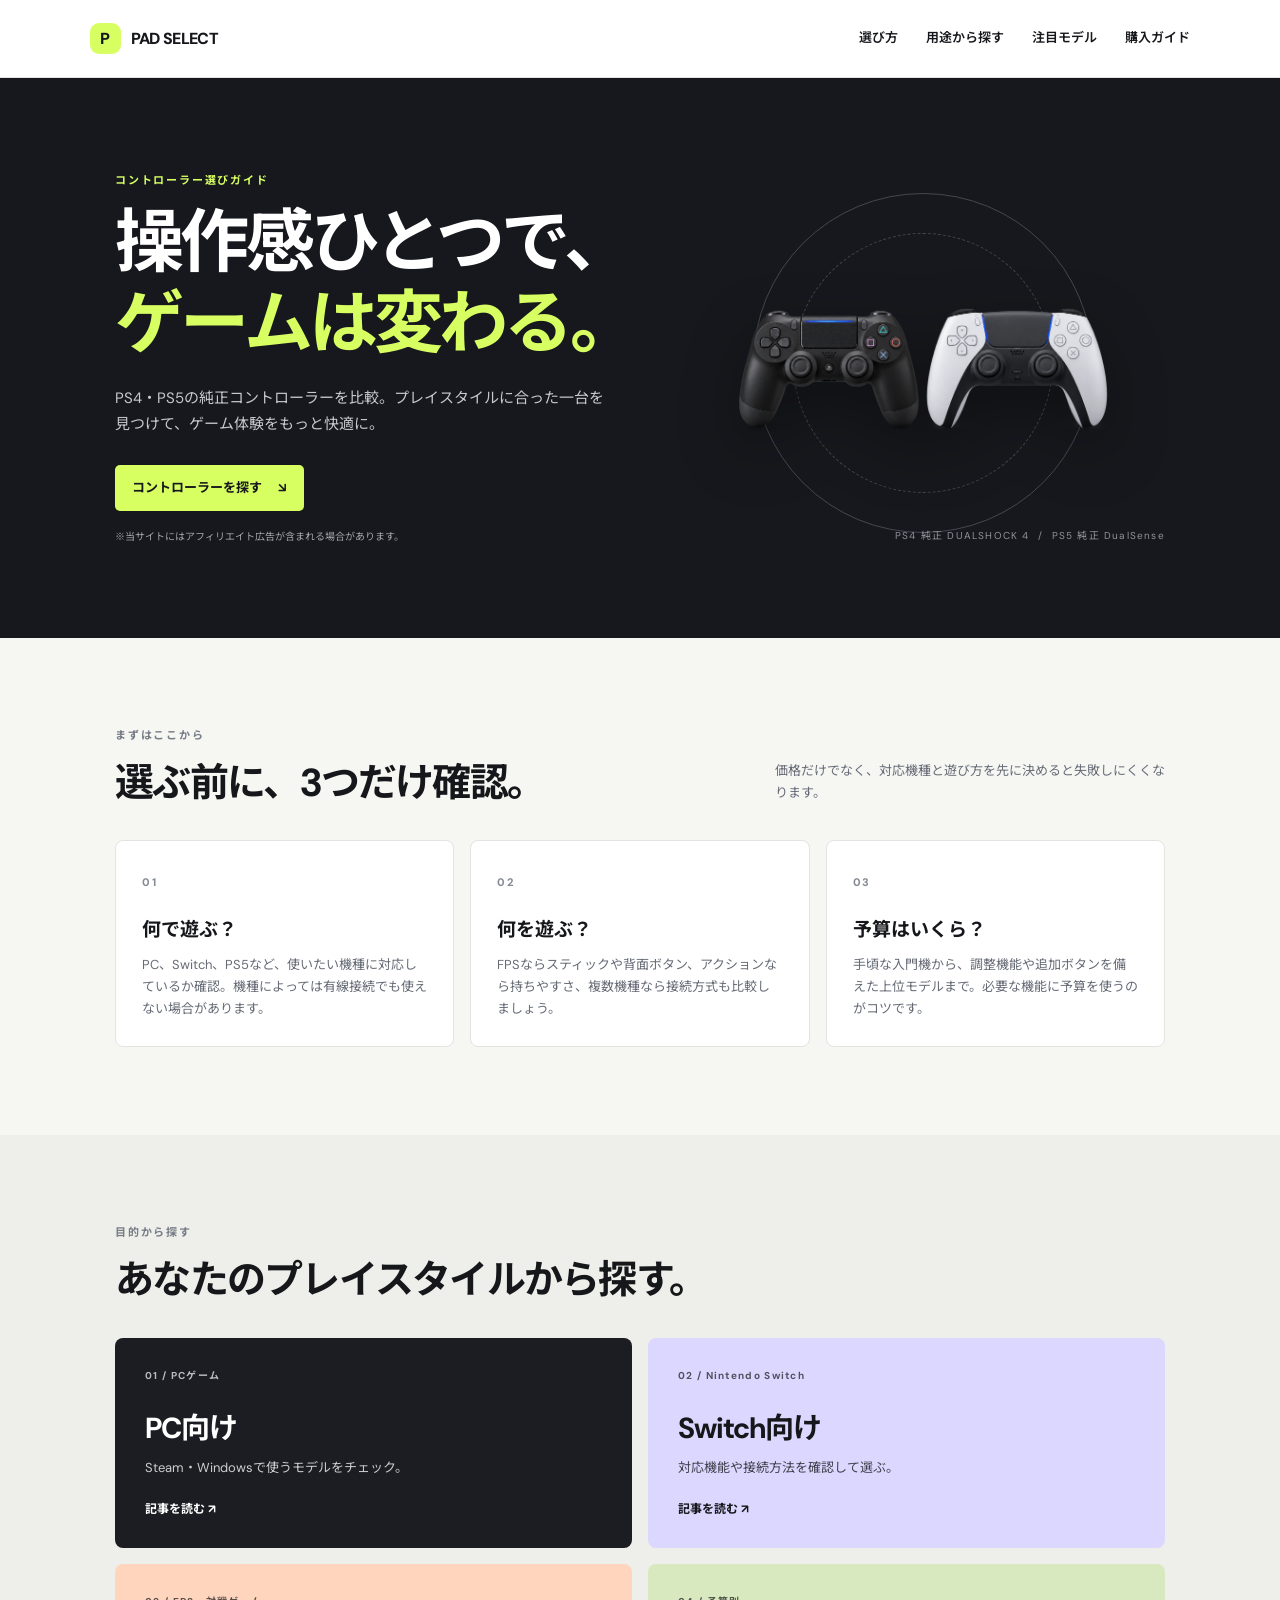
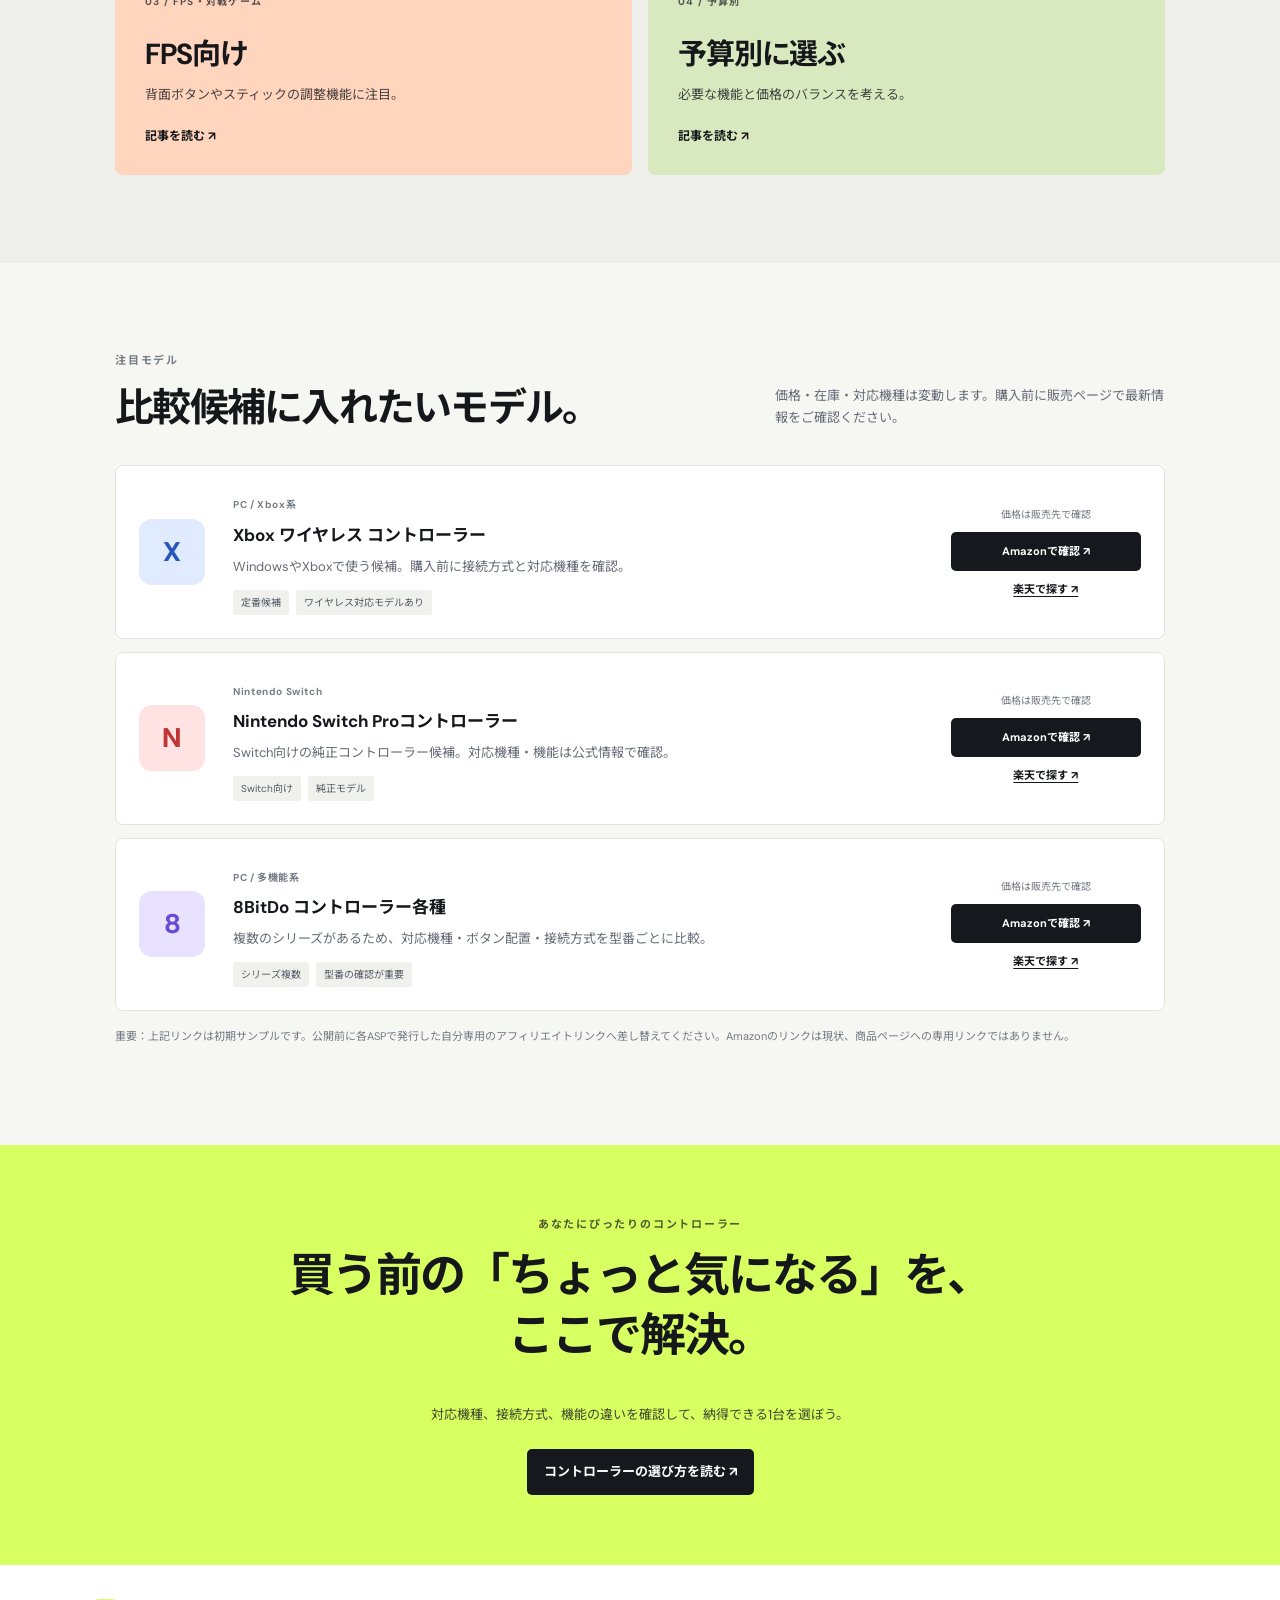
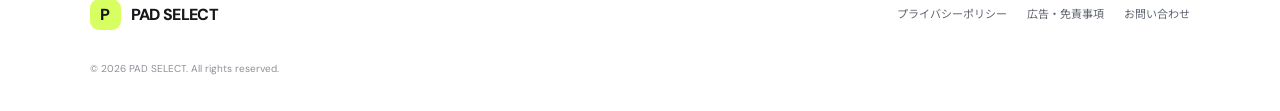
<file: index.html>
<!doctype html>
<html lang="ja">
<head>
<meta charset="utf-8">
<meta name="viewport" content="width=device-width,initial-scale=1">
<meta name="description" content="ゲームコントローラー選びに迷った人向けの比較ガイド。対応機種、接続方式、予算、用途から自分に合う1台を見つけよう。">
<title>PAD SELECT｜ゲームコントローラー比較ガイド</title>
<link rel="stylesheet" href="style.css">
</head>
<body>
<header class="site-header">
  <a class="brand" href="index.html"><span class="brand-mark">P</span> PAD SELECT</a>
  <nav><a href="#choose">選び方</a><a href="#categories">用途から探す</a><a href="#ranking">注目モデル</a><a href="articles/buying-guide.html">購入ガイド</a></nav>
</header>
<main>
<section class="hero">
  <div class="hero-copy">
    <p class="eyebrow">コントローラー選びガイド</p>
    <h1>操作感ひとつで、<br><span>ゲームは変わる。</span></h1>
    <p class="hero-lead">PS4・PS5の純正コントローラーを比較。プレイスタイルに合った一台を見つけて、ゲーム体験をもっと快適に。</p>
    <a class="button button-light" href="#categories">コントローラーを探す <span>↘</span></a>
    <p class="notice">※当サイトにはアフィリエイト広告が含まれる場合があります。</p>
  </div>
  <div class="hero-art hero-art-playstation" aria-label="PS4のDUALSHOCK 4とPS5のDualSenseコントローラー">
    <div class="orbit orbit-one"></div><div class="orbit orbit-two"></div>
    <img class="playstation-controllers" src="playstation-controllers.png" alt="左に黒いPS4 DUALSHOCK 4、右に白黒のPS5 DualSenseコントローラー">
    <div class="art-label">PS4 純正 DUALSHOCK 4&nbsp; / &nbsp;PS5 純正 DualSense</div>
  </div>
</section>

<section class="section" id="choose">
  <div class="section-heading"><div><p class="eyebrow">まずはここから</p><h2>選ぶ前に、3つだけ確認。</h2></div><p>価格だけでなく、対応機種と遊び方を先に決めると失敗しにくくなります。</p></div>
  <div class="three-grid">
    <article class="info-card"><span class="number">01</span><h3>何で遊ぶ？</h3><p>PC、Switch、PS5など、使いたい機種に対応しているか確認。機種によっては有線接続でも使えない場合があります。</p></article>
    <article class="info-card"><span class="number">02</span><h3>何を遊ぶ？</h3><p>FPSならスティックや背面ボタン、アクションなら持ちやすさ、複数機種なら接続方式も比較しましょう。</p></article>
    <article class="info-card"><span class="number">03</span><h3>予算はいくら？</h3><p>手頃な入門機から、調整機能や追加ボタンを備えた上位モデルまで。必要な機能に予算を使うのがコツです。</p></article>
  </div>
</section>

<section class="section category-section" id="categories">
  <div class="section-heading"><div><p class="eyebrow">目的から探す</p><h2>あなたのプレイスタイルから探す。</h2></div></div>
  <div class="category-grid">
    <a class="category-card category-dark" href="articles/pc-controller.html"><span>01 / PCゲーム</span><h3>PC向け</h3><p>Steam・Windowsで使うモデルをチェック。</p><b>記事を読む ↗</b></a>
    <a class="category-card category-purple" href="articles/switch-controller.html"><span>02 / Nintendo Switch</span><h3>Switch向け</h3><p>対応機能や接続方法を確認して選ぶ。</p><b>記事を読む ↗</b></a>
    <a class="category-card category-orange" href="articles/fps-controller.html"><span>03 / FPS・対戦ゲーム</span><h3>FPS向け</h3><p>背面ボタンやスティックの調整機能に注目。</p><b>記事を読む ↗</b></a>
    <a class="category-card category-green" href="articles/budget-controller.html"><span>04 / 予算別</span><h3>予算別に選ぶ</h3><p>必要な機能と価格のバランスを考える。</p><b>記事を読む ↗</b></a>
  </div>
</section>

<section class="section" id="ranking">
  <div class="section-heading"><div><p class="eyebrow">注目モデル</p><h2>比較候補に入れたいモデル。</h2></div><p>価格・在庫・対応機種は変動します。購入前に販売ページで最新情報をご確認ください。</p></div>
  <div class="product-list">
    <article class="product-card"><div class="product-symbol symbol-blue">X</div><div class="product-copy"><span class="product-tag">PC / Xbox系</span><h3>Xbox ワイヤレス コントローラー</h3><p>WindowsやXboxで使う候補。購入前に接続方式と対応機種を確認。</p><div class="specs"><span>定番候補</span><span>ワイヤレス対応モデルあり</span></div></div><div class="product-action"><span class="price">価格は販売先で確認</span><a class="button button-dark affiliate-link" href="https://www.amazon.co.jp/" target="_blank" rel="sponsored nofollow noopener">Amazonで確認 ↗</a><a class="text-link affiliate-link" href="https://search.rakuten.co.jp/search/mall/Xbox+ワイヤレス+コントローラー/" target="_blank" rel="sponsored nofollow noopener">楽天で探す ↗</a></div></article>
    <article class="product-card"><div class="product-symbol symbol-red">N</div><div class="product-copy"><span class="product-tag">Nintendo Switch</span><h3>Nintendo Switch Proコントローラー</h3><p>Switch向けの純正コントローラー候補。対応機種・機能は公式情報で確認。</p><div class="specs"><span>Switch向け</span><span>純正モデル</span></div></div><div class="product-action"><span class="price">価格は販売先で確認</span><a class="button button-dark affiliate-link" href="https://www.amazon.co.jp/" target="_blank" rel="sponsored nofollow noopener">Amazonで確認 ↗</a><a class="text-link affiliate-link" href="https://search.rakuten.co.jp/search/mall/Nintendo+Switch+Proコントローラー/" target="_blank" rel="sponsored nofollow noopener">楽天で探す ↗</a></div></article>
    <article class="product-card"><div class="product-symbol symbol-violet">8</div><div class="product-copy"><span class="product-tag">PC / 多機能系</span><h3>8BitDo コントローラー各種</h3><p>複数のシリーズがあるため、対応機種・ボタン配置・接続方式を型番ごとに比較。</p><div class="specs"><span>シリーズ複数</span><span>型番の確認が重要</span></div></div><div class="product-action"><span class="price">価格は販売先で確認</span><a class="button button-dark affiliate-link" href="https://www.amazon.co.jp/" target="_blank" rel="sponsored nofollow noopener">Amazonで確認 ↗</a><a class="text-link affiliate-link" href="https://search.rakuten.co.jp/search/mall/8BitDo+コントローラー/" target="_blank" rel="sponsored nofollow noopener">楽天で探す ↗</a></div></article>
  </div>
  <p class="small-note">重要：上記リンクは初期サンプルです。公開前に各ASPで発行した自分専用のアフィリエイトリンクへ差し替えてください。Amazonのリンクは現状、商品ページへの専用リンクではありません。</p>
</section>

<section class="cta">
  <p class="eyebrow">あなたにぴったりのコントローラー</p><h2>買う前の「ちょっと気になる」を、<br>ここで解決。</h2><p>対応機種、接続方式、機能の違いを確認して、納得できる1台を選ぼう。</p><a class="button button-light" href="articles/buying-guide.html">コントローラーの選び方を読む ↗</a>
</section>
</main>
<footer class="site-footer"><a class="brand" href="index.html"><span class="brand-mark">P</span> PAD SELECT</a><div class="footer-links"><a href="privacy.html">プライバシーポリシー</a><a href="disclosure.html">広告・免責事項</a><a href="contact.html">お問い合わせ</a></div><p>© 2026 PAD SELECT. All rights reserved.</p></footer>
</body></html>
</file>
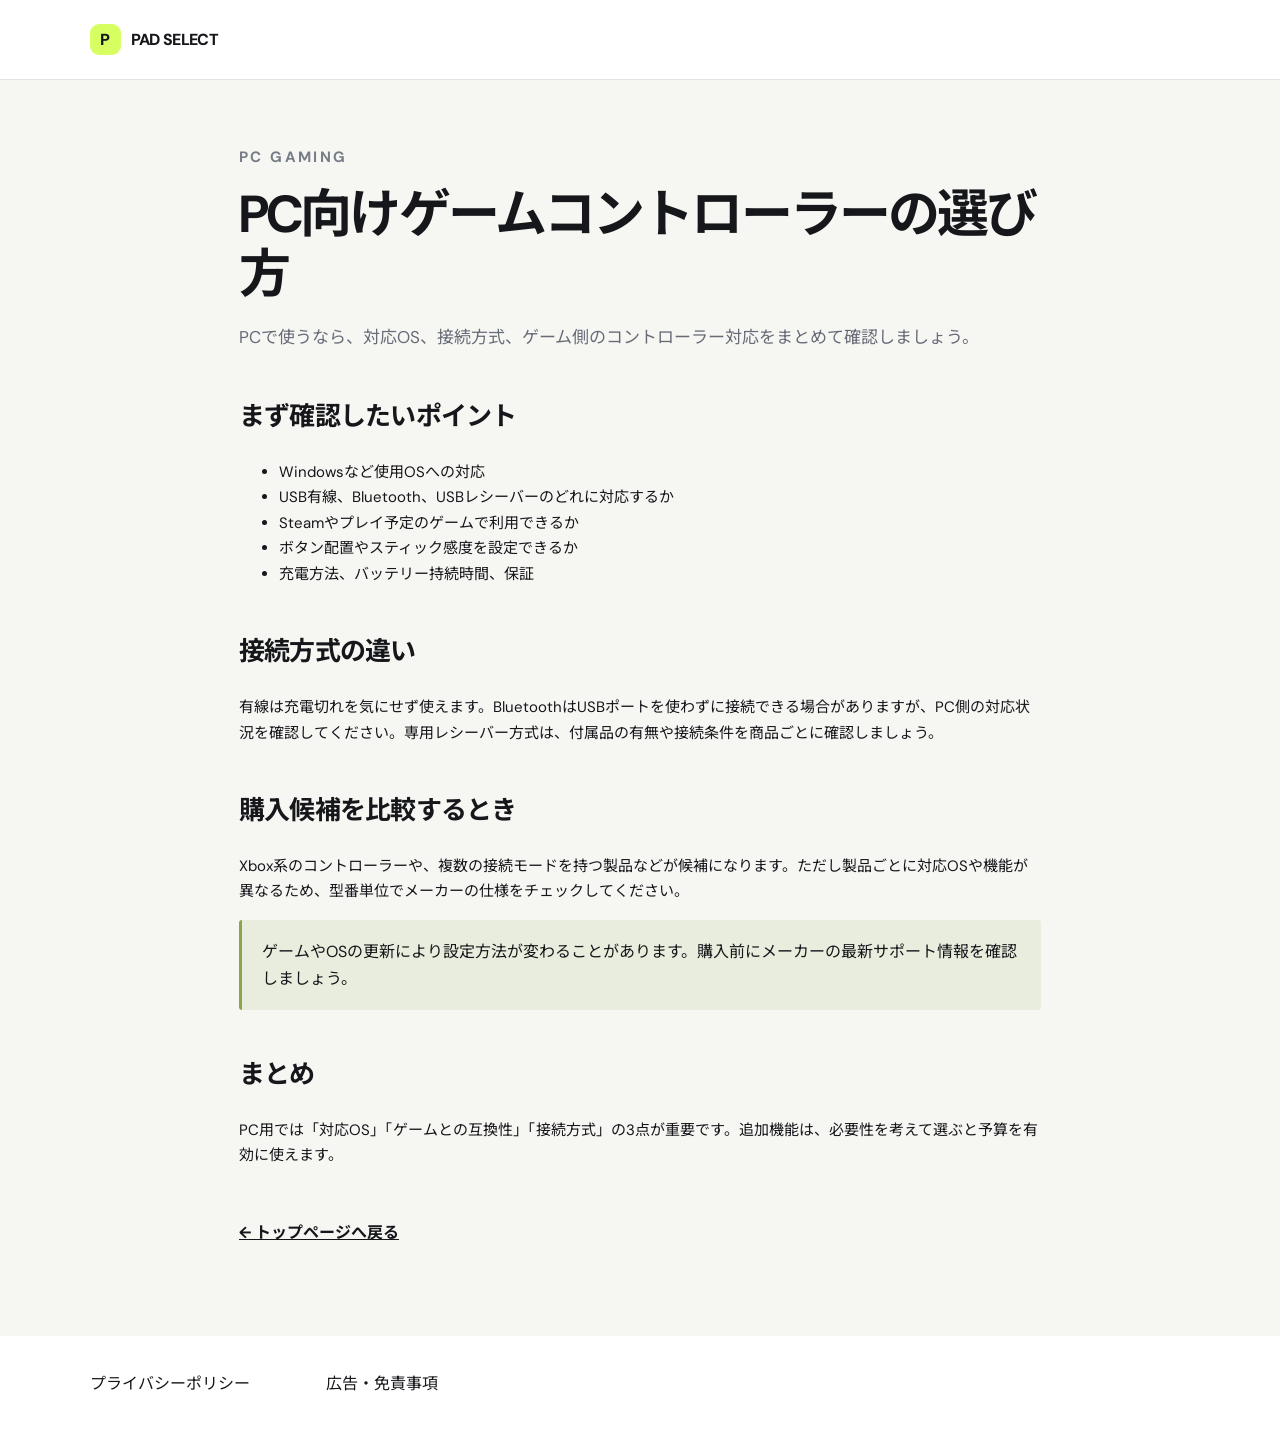
<file: articlespc-controller.html>
<!doctype html><html lang="ja"><head><meta charset="utf-8"><meta name="viewport" content="width=device-width,initial-scale=1"><meta name="description" content="PC用ゲームコントローラーの選び方。Windows対応、接続方式、Steamで使う際の確認点を紹介。"><title>PC向けゲームコントローラーの選び方｜PAD SELECT</title><link rel="stylesheet" href="../style.css"></head><body><div class="simple-header"><a class="brand" href="../index.html"><span class="brand-mark">P</span> PAD SELECT</a></div><main class="article-wrap"><p class="eyebrow">PC GAMING</p><h1>PC向けゲームコントローラーの選び方</h1><p class="lead">PCで使うなら、対応OS、接続方式、ゲーム側のコントローラー対応をまとめて確認しましょう。</p><h2>まず確認したいポイント</h2><ul><li>Windowsなど使用OSへの対応</li><li>USB有線、Bluetooth、USBレシーバーのどれに対応するか</li><li>Steamやプレイ予定のゲームで利用できるか</li><li>ボタン配置やスティック感度を設定できるか</li><li>充電方法、バッテリー持続時間、保証</li></ul><h2>接続方式の違い</h2><p>有線は充電切れを気にせず使えます。BluetoothはUSBポートを使わずに接続できる場合がありますが、PC側の対応状況を確認してください。専用レシーバー方式は、付属品の有無や接続条件を商品ごとに確認しましょう。</p><h2>購入候補を比較するとき</h2><p>Xbox系のコントローラーや、複数の接続モードを持つ製品などが候補になります。ただし製品ごとに対応OSや機能が異なるため、型番単位でメーカーの仕様をチェックしてください。</p><div class="callout">ゲームやOSの更新により設定方法が変わることがあります。購入前にメーカーの最新サポート情報を確認しましょう。</div><h2>まとめ</h2><p>PC用では「対応OS」「ゲームとの互換性」「接続方式」の3点が重要です。追加機能は、必要性を考えて選ぶと予算を有効に使えます。</p><a class="back" href="../index.html">← トップページへ戻る</a></main><footer class="site-footer"><a href="../privacy.html">プライバシーポリシー</a>　<a href="../disclosure.html">広告・免責事項</a></footer></body></html>
</file>
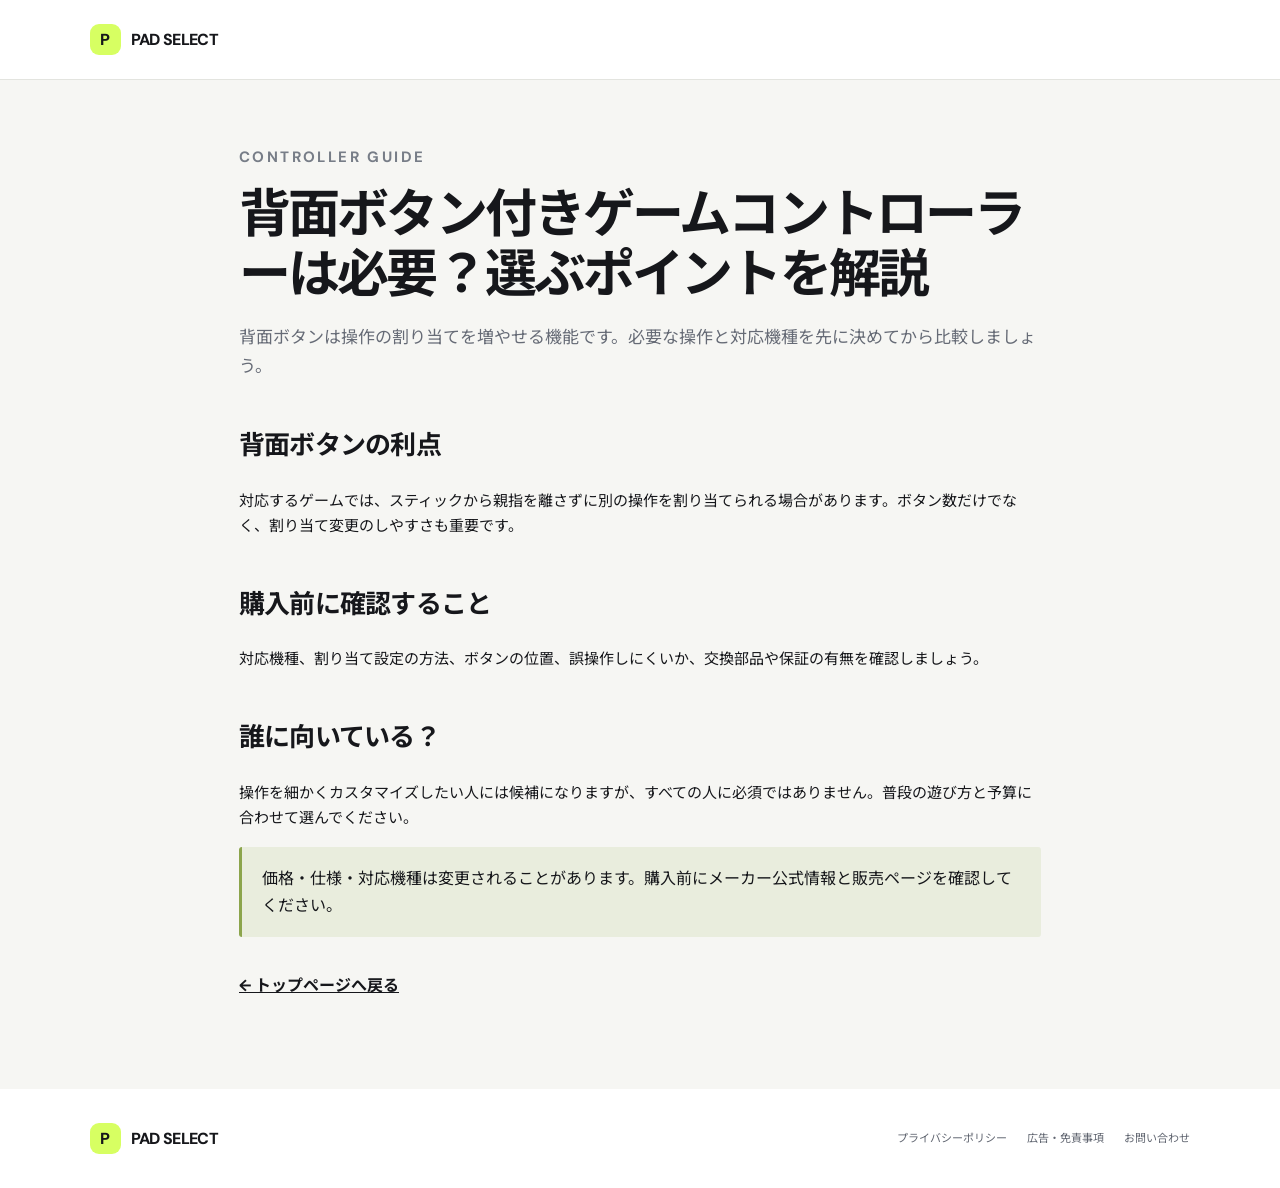
<file: back-button-controller.html>
<!doctype html><html lang="ja"><head><meta charset="utf-8"><meta name="viewport" content="width=device-width,initial-scale=1"><meta name="description" content="背面ボタンは操作の割り当てを増やせる機能です。必要な操作と対応機種を先に決めてから比較しましょう。"><title>背面ボタン付きゲームコントローラーは必要？選ぶポイントを解説｜PAD SELECT</title><link rel="stylesheet" href="../style.css"></head><body><div class="simple-header"><a class="brand" href="../index.html"><span class="brand-mark">P</span> PAD SELECT</a></div><main class="article-wrap"><p class="eyebrow">CONTROLLER GUIDE</p><h1>背面ボタン付きゲームコントローラーは必要？選ぶポイントを解説</h1><p class="lead">背面ボタンは操作の割り当てを増やせる機能です。必要な操作と対応機種を先に決めてから比較しましょう。</p><h2>背面ボタンの利点</h2><p>対応するゲームでは、スティックから親指を離さずに別の操作を割り当てられる場合があります。ボタン数だけでなく、割り当て変更のしやすさも重要です。</p><h2>購入前に確認すること</h2><p>対応機種、割り当て設定の方法、ボタンの位置、誤操作しにくいか、交換部品や保証の有無を確認しましょう。</p><h2>誰に向いている？</h2><p>操作を細かくカスタマイズしたい人には候補になりますが、すべての人に必須ではありません。普段の遊び方と予算に合わせて選んでください。</p><div class="callout">価格・仕様・対応機種は変更されることがあります。購入前にメーカー公式情報と販売ページを確認してください。</div><a class="back" href="../index.html">← トップページへ戻る</a></main><footer class="site-footer"><a class="brand" href="../index.html"><span class="brand-mark">P</span> PAD SELECT</a><div class="footer-links"><a href="../privacy.html">プライバシーポリシー</a><a href="../disclosure.html">広告・免責事項</a><a href="../contact.html">お問い合わせ</a></div></footer></body></html>
</file>
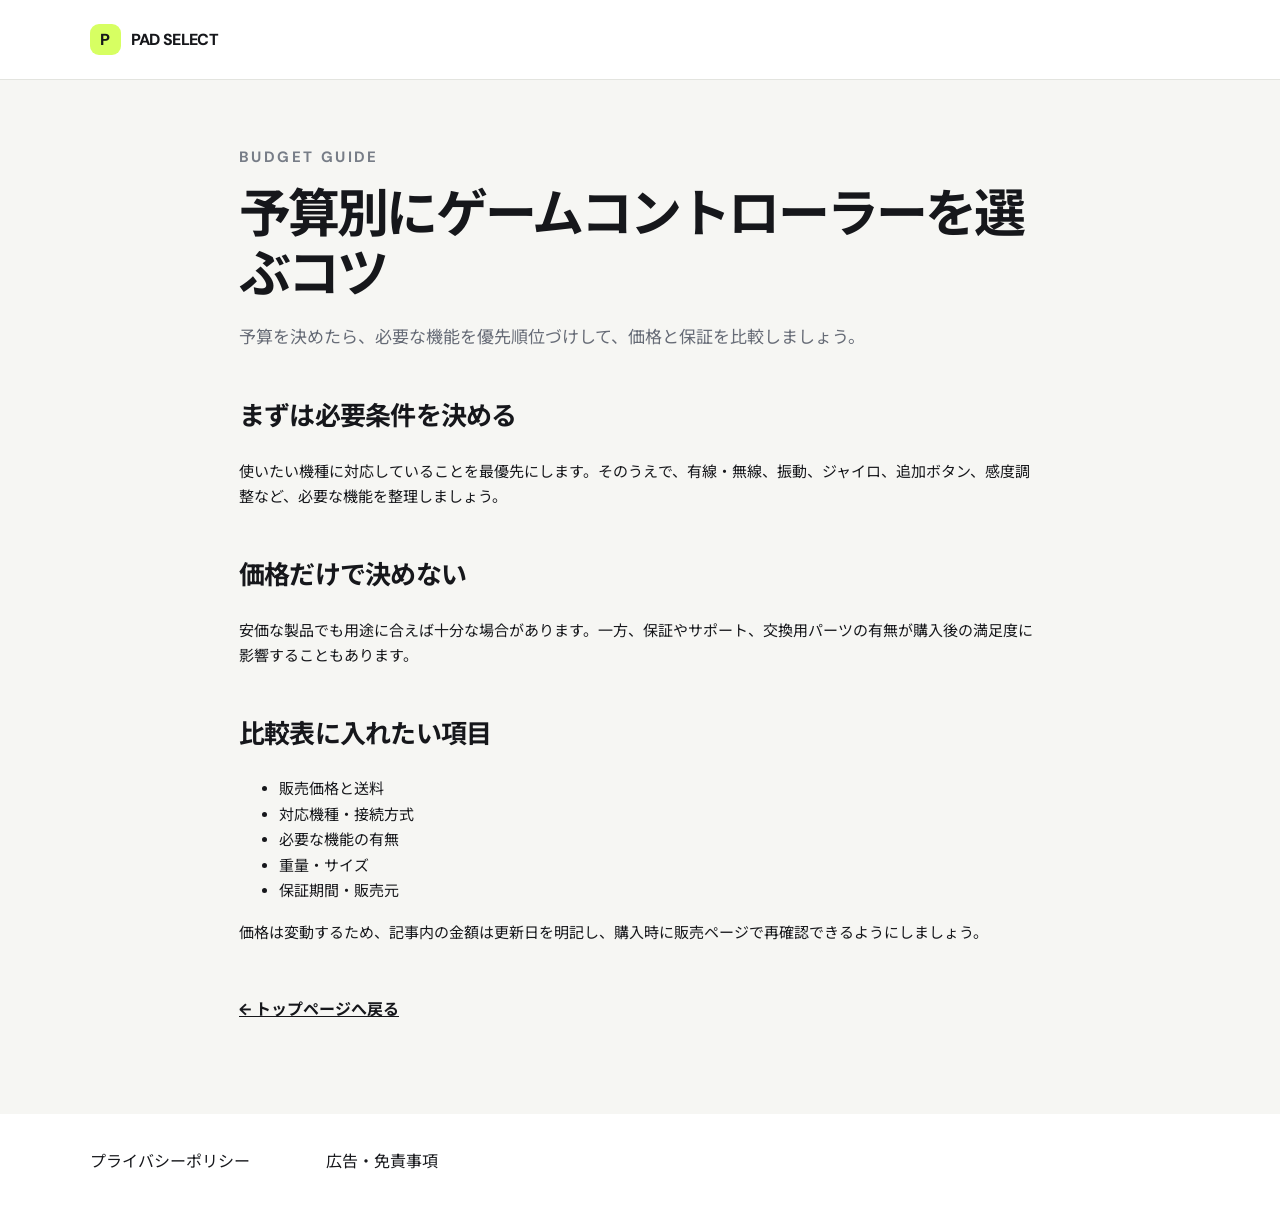
<file: budget-controller.html>
<!doctype html><html lang="ja"><head><meta charset="utf-8"><meta name="viewport" content="width=device-width,initial-scale=1"><meta name="description" content="予算別にゲームコントローラーを選ぶ考え方。価格だけでなく対応機種、機能、保証を比較。"><title>予算別ゲームコントローラーの選び方｜PAD SELECT</title><link rel="stylesheet" href="../style.css"></head><body><div class="simple-header"><a class="brand" href="../index.html"><span class="brand-mark">P</span> PAD SELECT</a></div><main class="article-wrap"><p class="eyebrow">BUDGET GUIDE</p><h1>予算別にゲームコントローラーを選ぶコツ</h1><p class="lead">予算を決めたら、必要な機能を優先順位づけして、価格と保証を比較しましょう。</p><h2>まずは必要条件を決める</h2><p>使いたい機種に対応していることを最優先にします。そのうえで、有線・無線、振動、ジャイロ、追加ボタン、感度調整など、必要な機能を整理しましょう。</p><h2>価格だけで決めない</h2><p>安価な製品でも用途に合えば十分な場合があります。一方、保証やサポート、交換用パーツの有無が購入後の満足度に影響することもあります。</p><h2>比較表に入れたい項目</h2><ul><li>販売価格と送料</li><li>対応機種・接続方式</li><li>必要な機能の有無</li><li>重量・サイズ</li><li>保証期間・販売元</li></ul><p>価格は変動するため、記事内の金額は更新日を明記し、購入時に販売ページで再確認できるようにしましょう。</p><a class="back" href="../index.html">← トップページへ戻る</a></main><footer class="site-footer"><a href="../privacy.html">プライバシーポリシー</a>　<a href="../disclosure.html">広告・免責事項</a></footer></body></html>
</file>
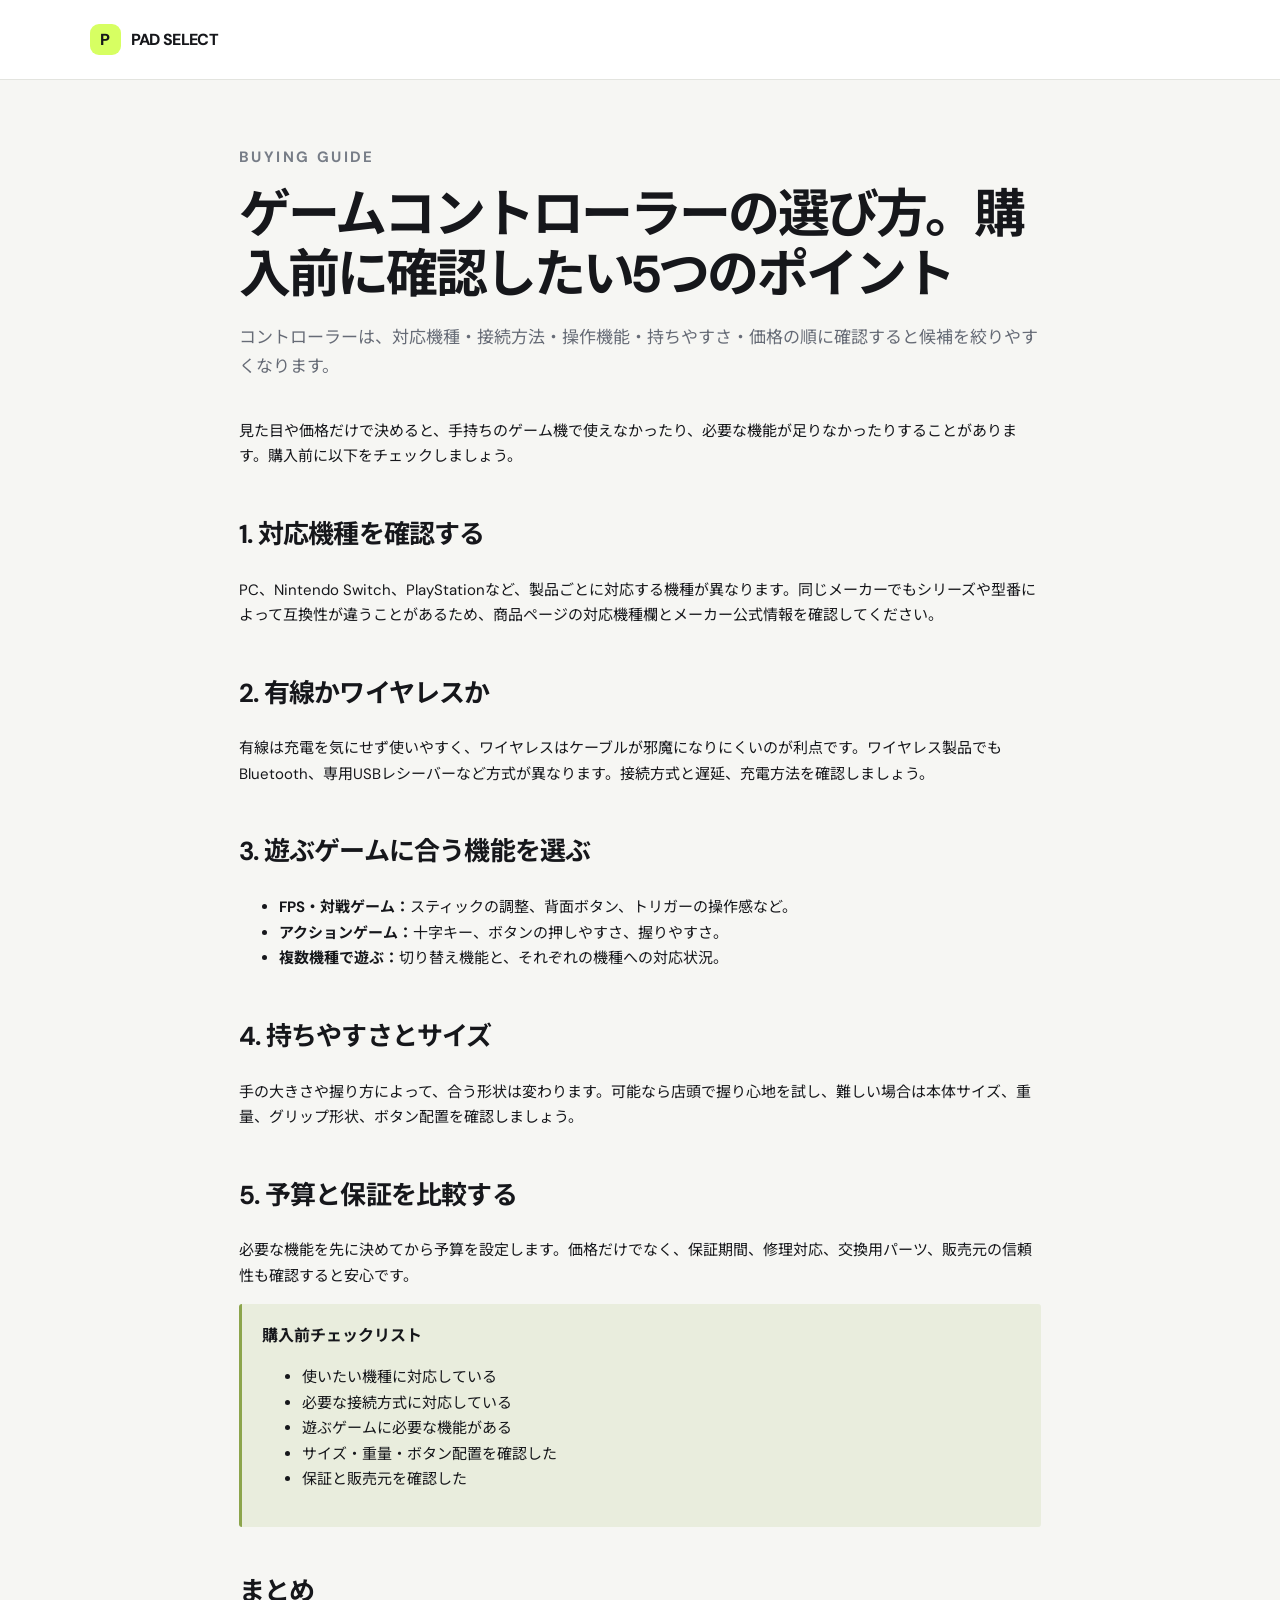
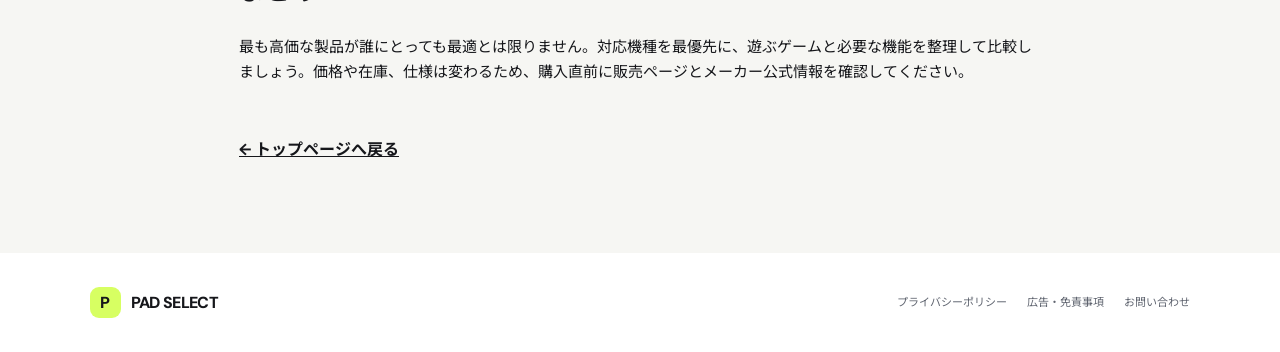
<file: buying-guide.html>
<!doctype html><html lang="ja"><head><meta charset="utf-8"><meta name="viewport" content="width=device-width,initial-scale=1"><meta name="description" content="ゲームコントローラーの選び方を対応機種、接続方式、スティック、追加ボタン、予算から解説。"><title>ゲームコントローラーの選び方｜PAD SELECT</title><link rel="stylesheet" href="../style.css"></head><body><div class="simple-header"><a class="brand" href="../index.html"><span class="brand-mark">P</span> PAD SELECT</a></div><main class="article-wrap"><p class="eyebrow">BUYING GUIDE</p><h1>ゲームコントローラーの選び方。購入前に確認したい5つのポイント</h1><p class="lead">コントローラーは、対応機種・接続方法・操作機能・持ちやすさ・価格の順に確認すると候補を絞りやすくなります。</p><p>見た目や価格だけで決めると、手持ちのゲーム機で使えなかったり、必要な機能が足りなかったりすることがあります。購入前に以下をチェックしましょう。</p><h2>1. 対応機種を確認する</h2><p>PC、Nintendo Switch、PlayStationなど、製品ごとに対応する機種が異なります。同じメーカーでもシリーズや型番によって互換性が違うことがあるため、商品ページの対応機種欄とメーカー公式情報を確認してください。</p><h2>2. 有線かワイヤレスか</h2><p>有線は充電を気にせず使いやすく、ワイヤレスはケーブルが邪魔になりにくいのが利点です。ワイヤレス製品でもBluetooth、専用USBレシーバーなど方式が異なります。接続方式と遅延、充電方法を確認しましょう。</p><h2>3. 遊ぶゲームに合う機能を選ぶ</h2><ul><li><strong>FPS・対戦ゲーム：</strong>スティックの調整、背面ボタン、トリガーの操作感など。</li><li><strong>アクションゲーム：</strong>十字キー、ボタンの押しやすさ、握りやすさ。</li><li><strong>複数機種で遊ぶ：</strong>切り替え機能と、それぞれの機種への対応状況。</li></ul><h2>4. 持ちやすさとサイズ</h2><p>手の大きさや握り方によって、合う形状は変わります。可能なら店頭で握り心地を試し、難しい場合は本体サイズ、重量、グリップ形状、ボタン配置を確認しましょう。</p><h2>5. 予算と保証を比較する</h2><p>必要な機能を先に決めてから予算を設定します。価格だけでなく、保証期間、修理対応、交換用パーツ、販売元の信頼性も確認すると安心です。</p><div class="callout"><strong>購入前チェックリスト</strong><ul><li>使いたい機種に対応している</li><li>必要な接続方式に対応している</li><li>遊ぶゲームに必要な機能がある</li><li>サイズ・重量・ボタン配置を確認した</li><li>保証と販売元を確認した</li></ul></div><h2>まとめ</h2><p>最も高価な製品が誰にとっても最適とは限りません。対応機種を最優先に、遊ぶゲームと必要な機能を整理して比較しましょう。価格や在庫、仕様は変わるため、購入直前に販売ページとメーカー公式情報を確認してください。</p><a class="back" href="../index.html">← トップページへ戻る</a></main><footer class="site-footer"><a class="brand" href="../index.html"><span class="brand-mark">P</span> PAD SELECT</a><div class="footer-links"><a href="../privacy.html">プライバシーポリシー</a><a href="../disclosure.html">広告・免責事項</a><a href="../contact.html">お問い合わせ</a></div></footer></body></html>
</file>
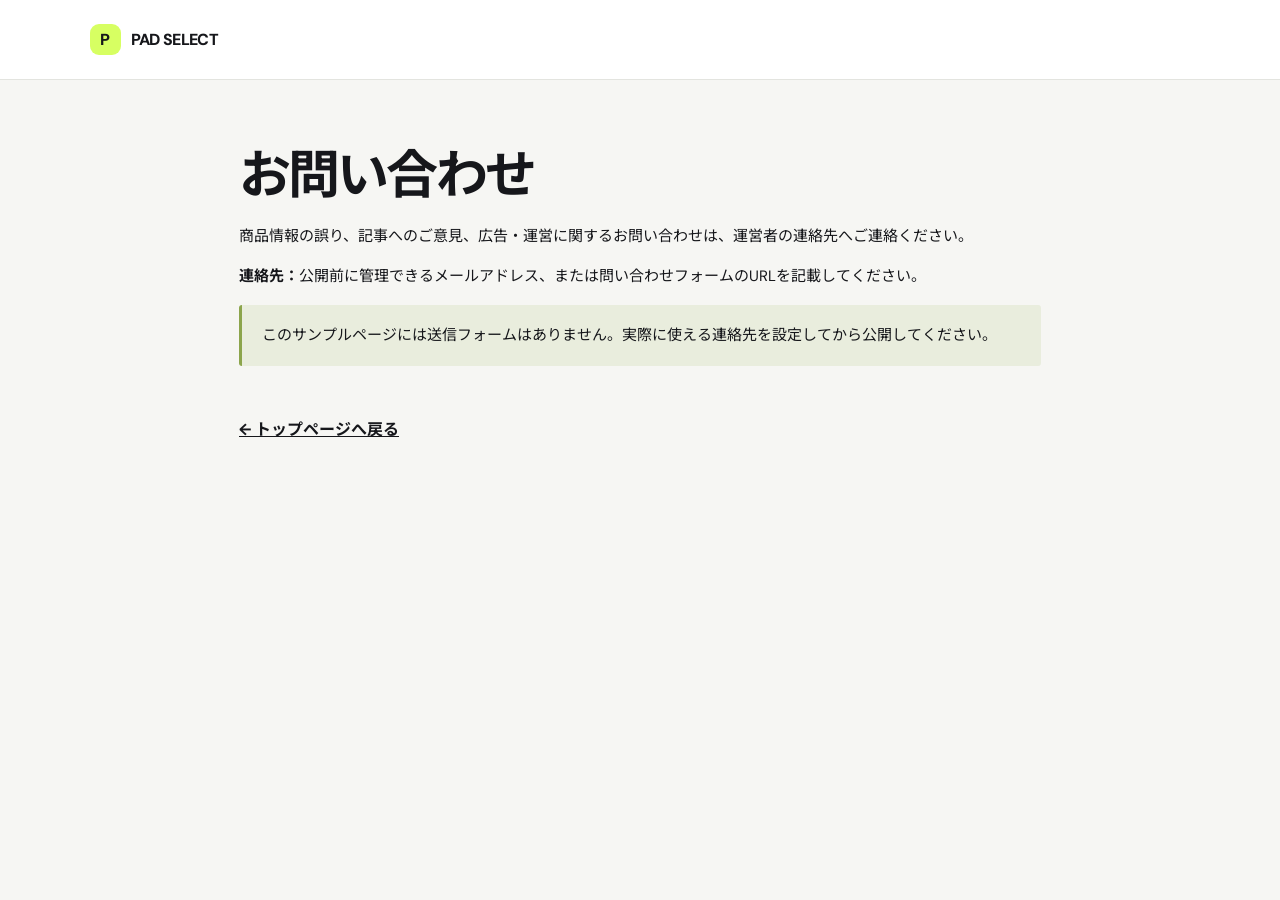
<file: contact.html>
<!doctype html><html lang="ja"><head><meta charset="utf-8"><meta name="viewport" content="width=device-width,initial-scale=1"><title>お問い合わせ｜PAD SELECT</title><link rel="stylesheet" href="style.css"></head><body><div class="simple-header"><a class="brand" href="index.html"><span class="brand-mark">P</span> PAD SELECT</a></div><main class="article-wrap"><h1>お問い合わせ</h1><p>商品情報の誤り、記事へのご意見、広告・運営に関するお問い合わせは、運営者の連絡先へご連絡ください。</p><p><strong>連絡先：</strong>公開前に管理できるメールアドレス、または問い合わせフォームのURLを記載してください。</p><p class="callout">このサンプルページには送信フォームはありません。実際に使える連絡先を設定してから公開してください。</p><a class="back" href="index.html">← トップページへ戻る</a></main></body></html>
</file>
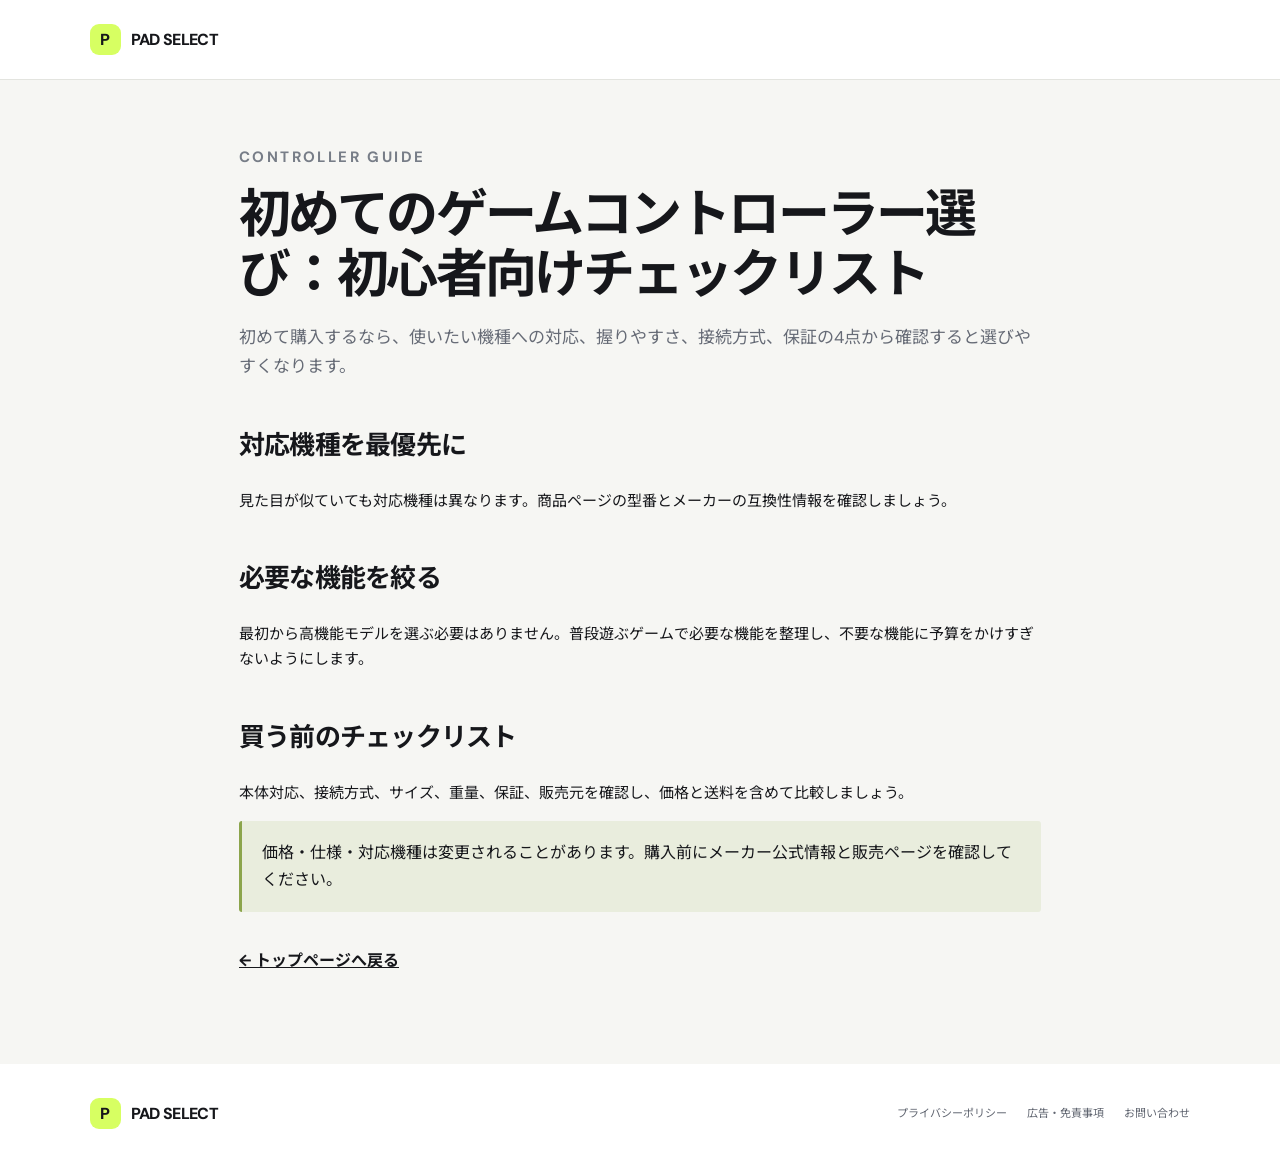
<file: controller-for-beginners.html>
<!doctype html><html lang="ja"><head><meta charset="utf-8"><meta name="viewport" content="width=device-width,initial-scale=1"><meta name="description" content="初めて購入するなら、使いたい機種への対応、握りやすさ、接続方式、保証の4点から確認すると選びやすくなります。"><title>初めてのゲームコントローラー選び：初心者向けチェックリスト｜PAD SELECT</title><link rel="stylesheet" href="../style.css"></head><body><div class="simple-header"><a class="brand" href="../index.html"><span class="brand-mark">P</span> PAD SELECT</a></div><main class="article-wrap"><p class="eyebrow">CONTROLLER GUIDE</p><h1>初めてのゲームコントローラー選び：初心者向けチェックリスト</h1><p class="lead">初めて購入するなら、使いたい機種への対応、握りやすさ、接続方式、保証の4点から確認すると選びやすくなります。</p><h2>対応機種を最優先に</h2><p>見た目が似ていても対応機種は異なります。商品ページの型番とメーカーの互換性情報を確認しましょう。</p><h2>必要な機能を絞る</h2><p>最初から高機能モデルを選ぶ必要はありません。普段遊ぶゲームで必要な機能を整理し、不要な機能に予算をかけすぎないようにします。</p><h2>買う前のチェックリスト</h2><p>本体対応、接続方式、サイズ、重量、保証、販売元を確認し、価格と送料を含めて比較しましょう。</p><div class="callout">価格・仕様・対応機種は変更されることがあります。購入前にメーカー公式情報と販売ページを確認してください。</div><a class="back" href="../index.html">← トップページへ戻る</a></main><footer class="site-footer"><a class="brand" href="../index.html"><span class="brand-mark">P</span> PAD SELECT</a><div class="footer-links"><a href="../privacy.html">プライバシーポリシー</a><a href="../disclosure.html">広告・免責事項</a><a href="../contact.html">お問い合わせ</a></div></footer></body></html>
</file>
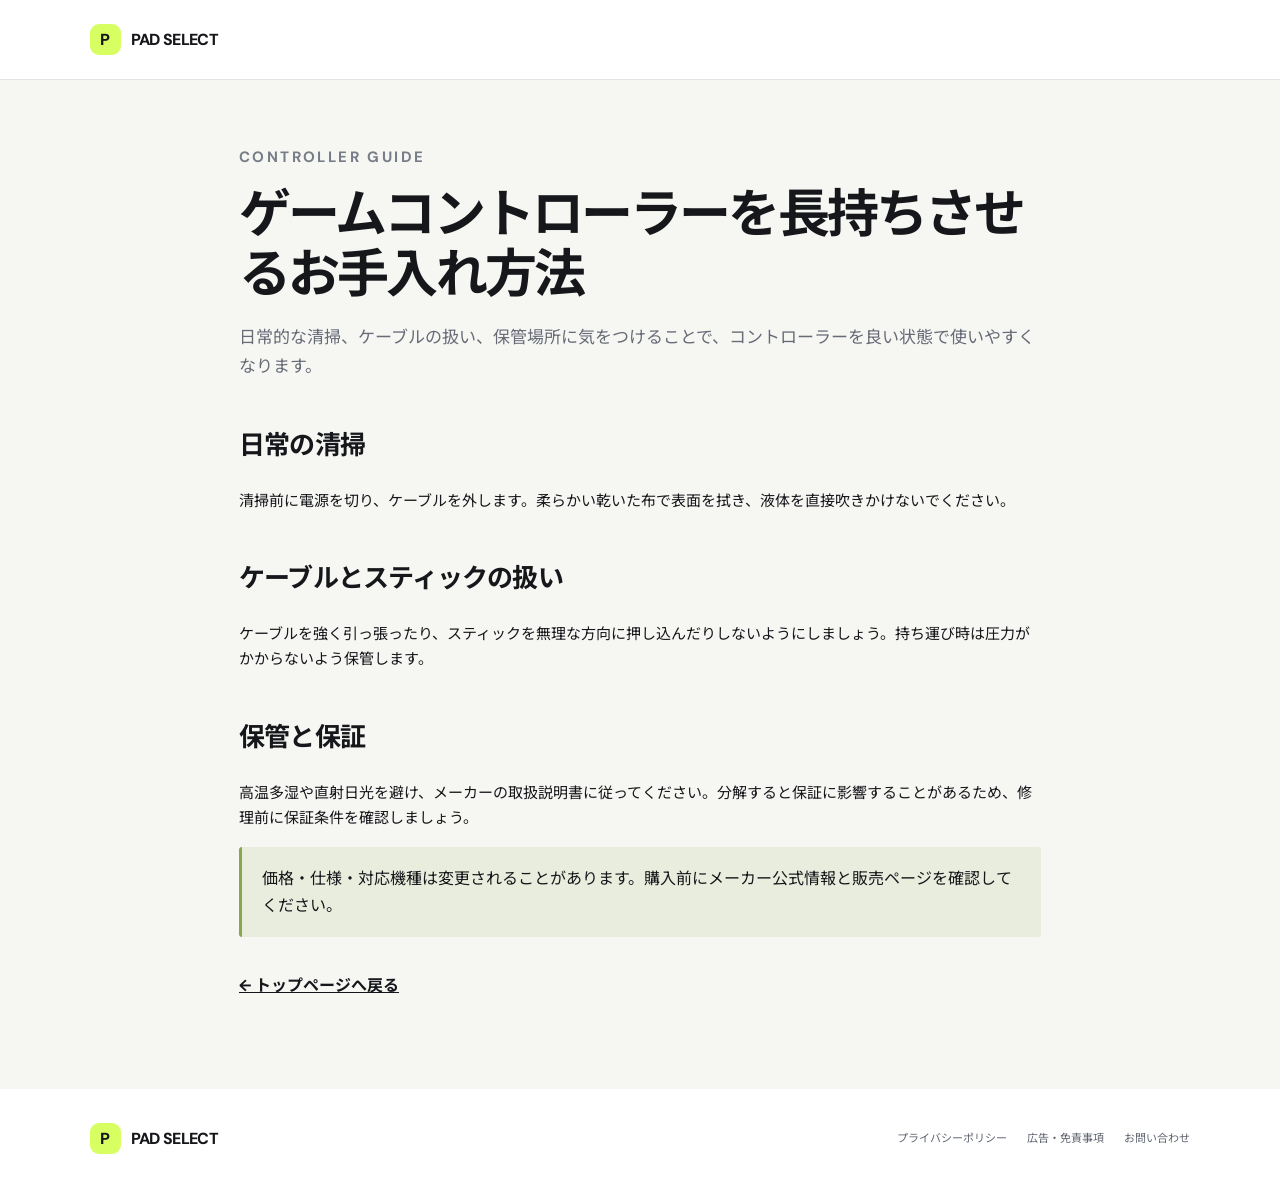
<file: controller-maintenance.html>
<!doctype html><html lang="ja"><head><meta charset="utf-8"><meta name="viewport" content="width=device-width,initial-scale=1"><meta name="description" content="日常的な清掃、ケーブルの扱い、保管場所に気をつけることで、コントローラーを良い状態で使いやすくなります。"><title>ゲームコントローラーを長持ちさせるお手入れ方法｜PAD SELECT</title><link rel="stylesheet" href="../style.css"></head><body><div class="simple-header"><a class="brand" href="../index.html"><span class="brand-mark">P</span> PAD SELECT</a></div><main class="article-wrap"><p class="eyebrow">CONTROLLER GUIDE</p><h1>ゲームコントローラーを長持ちさせるお手入れ方法</h1><p class="lead">日常的な清掃、ケーブルの扱い、保管場所に気をつけることで、コントローラーを良い状態で使いやすくなります。</p><h2>日常の清掃</h2><p>清掃前に電源を切り、ケーブルを外します。柔らかい乾いた布で表面を拭き、液体を直接吹きかけないでください。</p><h2>ケーブルとスティックの扱い</h2><p>ケーブルを強く引っ張ったり、スティックを無理な方向に押し込んだりしないようにしましょう。持ち運び時は圧力がかからないよう保管します。</p><h2>保管と保証</h2><p>高温多湿や直射日光を避け、メーカーの取扱説明書に従ってください。分解すると保証に影響することがあるため、修理前に保証条件を確認しましょう。</p><div class="callout">価格・仕様・対応機種は変更されることがあります。購入前にメーカー公式情報と販売ページを確認してください。</div><a class="back" href="../index.html">← トップページへ戻る</a></main><footer class="site-footer"><a class="brand" href="../index.html"><span class="brand-mark">P</span> PAD SELECT</a><div class="footer-links"><a href="../privacy.html">プライバシーポリシー</a><a href="../disclosure.html">広告・免責事項</a><a href="../contact.html">お問い合わせ</a></div></footer></body></html>
</file>
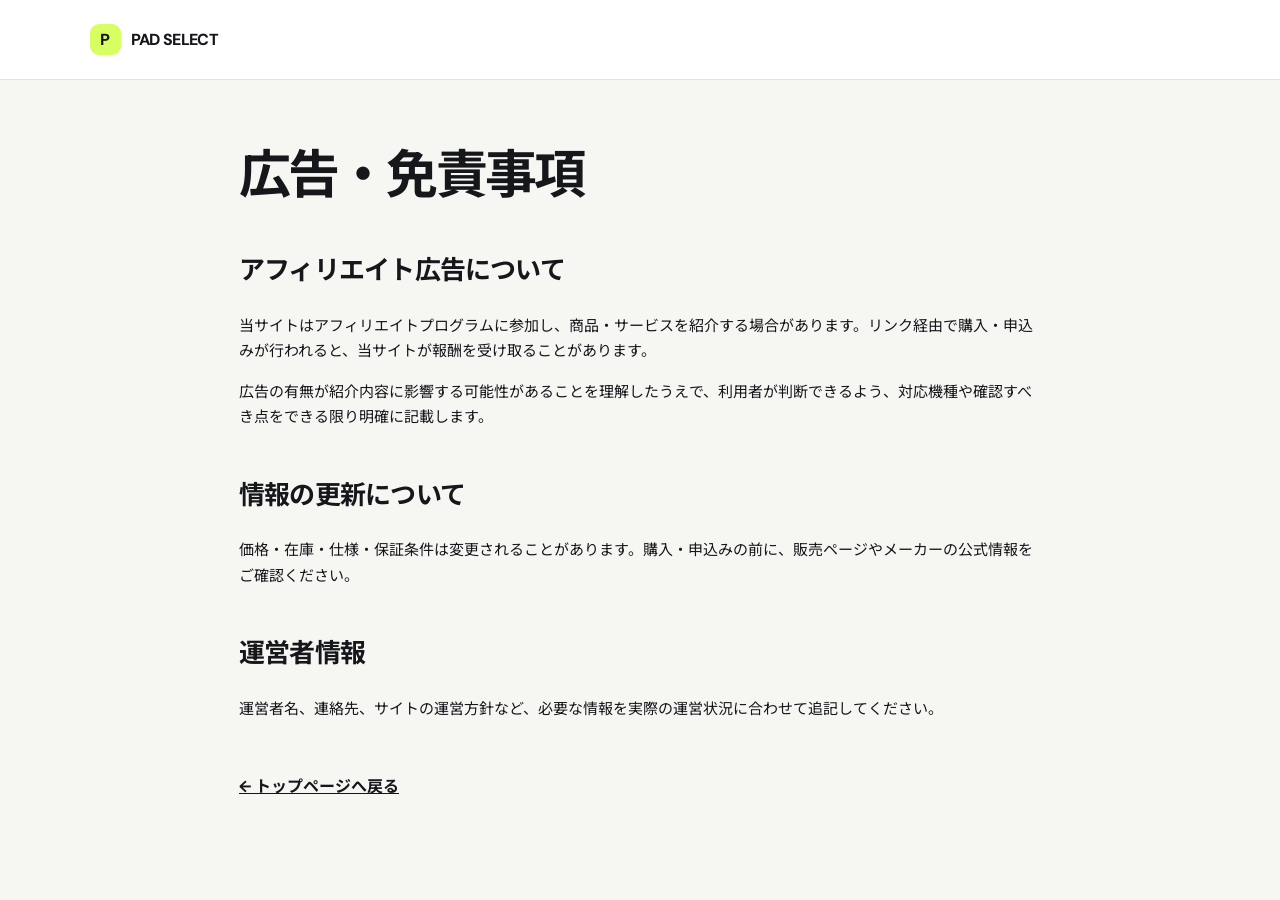
<file: disclosure.html>
<!doctype html><html lang="ja"><head><meta charset="utf-8"><meta name="viewport" content="width=device-width,initial-scale=1"><title>広告・免責事項｜PAD SELECT</title><link rel="stylesheet" href="style.css"></head><body><div class="simple-header"><a class="brand" href="index.html"><span class="brand-mark">P</span> PAD SELECT</a></div><main class="article-wrap"><h1>広告・免責事項</h1><h2>アフィリエイト広告について</h2><p>当サイトはアフィリエイトプログラムに参加し、商品・サービスを紹介する場合があります。リンク経由で購入・申込みが行われると、当サイトが報酬を受け取ることがあります。</p><p>広告の有無が紹介内容に影響する可能性があることを理解したうえで、利用者が判断できるよう、対応機種や確認すべき点をできる限り明確に記載します。</p><h2>情報の更新について</h2><p>価格・在庫・仕様・保証条件は変更されることがあります。購入・申込みの前に、販売ページやメーカーの公式情報をご確認ください。</p><h2>運営者情報</h2><p>運営者名、連絡先、サイトの運営方針など、必要な情報を実際の運営状況に合わせて追記してください。</p><a class="back" href="index.html">← トップページへ戻る</a></main></body></html>
</file>
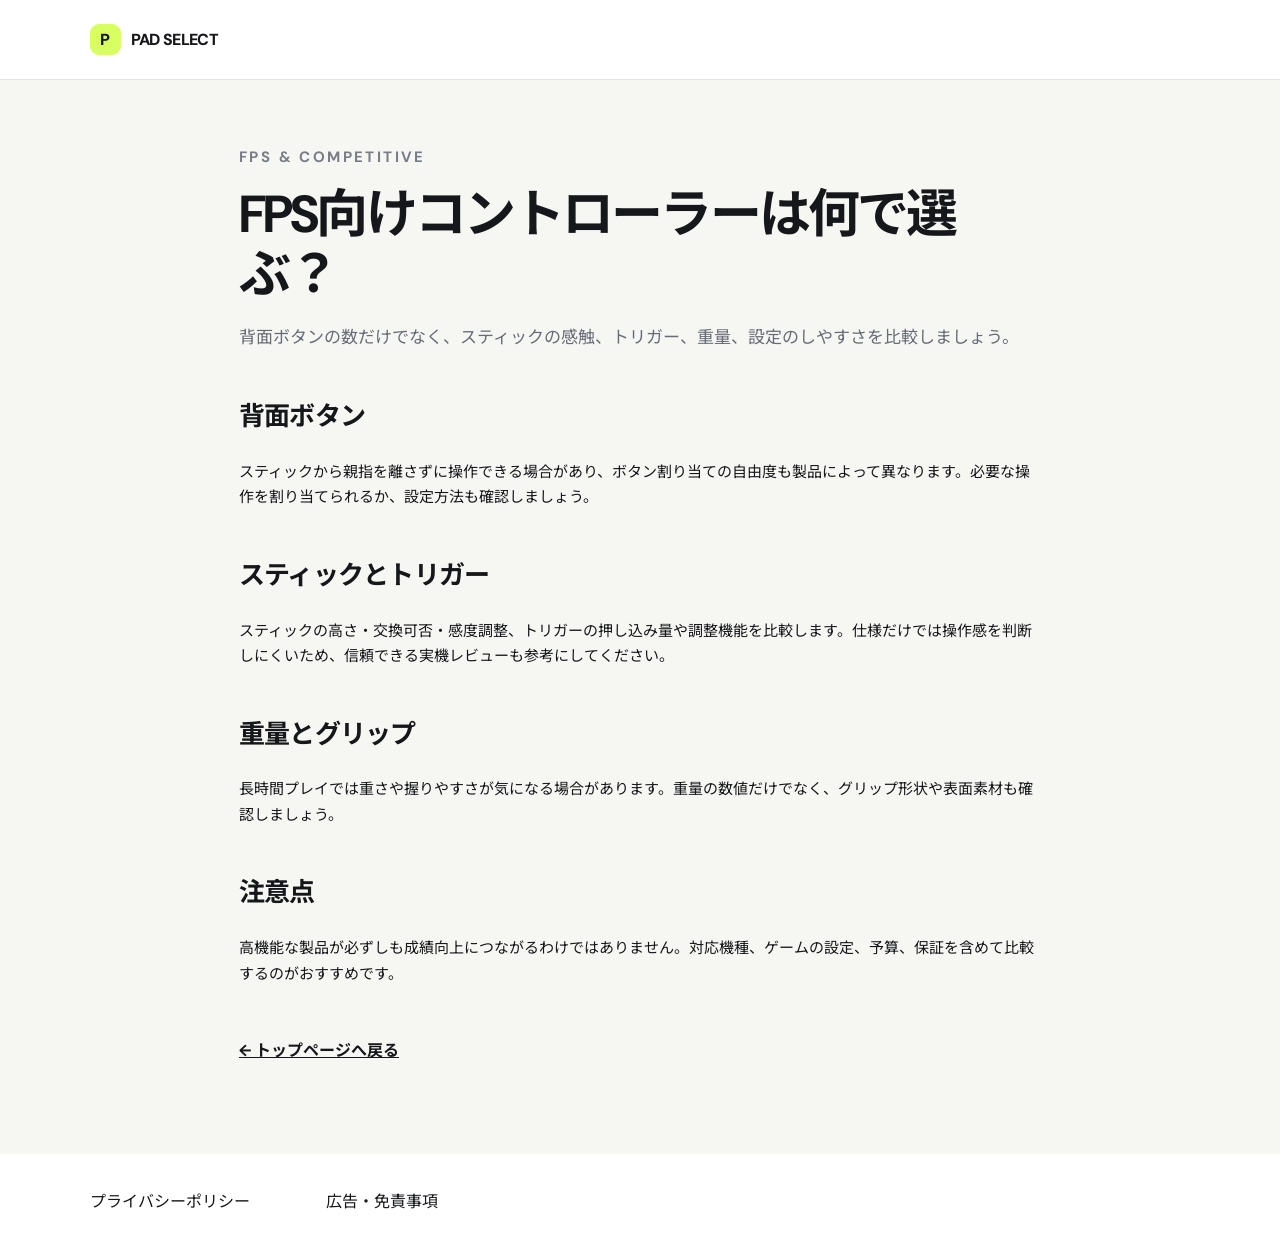
<file: fps-controller.html>
<!doctype html><html lang="ja"><head><meta charset="utf-8"><meta name="viewport" content="width=device-width,initial-scale=1"><meta name="description" content="FPS向けゲームコントローラー選び。背面ボタン、スティック、トリガー、重量などの比較ポイントを解説。"><title>FPS向けコントローラーの選び方｜PAD SELECT</title><link rel="stylesheet" href="../style.css"></head><body><div class="simple-header"><a class="brand" href="../index.html"><span class="brand-mark">P</span> PAD SELECT</a></div><main class="article-wrap"><p class="eyebrow">FPS & COMPETITIVE</p><h1>FPS向けコントローラーは何で選ぶ？</h1><p class="lead">背面ボタンの数だけでなく、スティックの感触、トリガー、重量、設定のしやすさを比較しましょう。</p><h2>背面ボタン</h2><p>スティックから親指を離さずに操作できる場合があり、ボタン割り当ての自由度も製品によって異なります。必要な操作を割り当てられるか、設定方法も確認しましょう。</p><h2>スティックとトリガー</h2><p>スティックの高さ・交換可否・感度調整、トリガーの押し込み量や調整機能を比較します。仕様だけでは操作感を判断しにくいため、信頼できる実機レビューも参考にしてください。</p><h2>重量とグリップ</h2><p>長時間プレイでは重さや握りやすさが気になる場合があります。重量の数値だけでなく、グリップ形状や表面素材も確認しましょう。</p><h2>注意点</h2><p>高機能な製品が必ずしも成績向上につながるわけではありません。対応機種、ゲームの設定、予算、保証を含めて比較するのがおすすめです。</p><a class="back" href="../index.html">← トップページへ戻る</a></main><footer class="site-footer"><a href="../privacy.html">プライバシーポリシー</a>　<a href="../disclosure.html">広告・免責事項</a></footer></body></html>
</file>
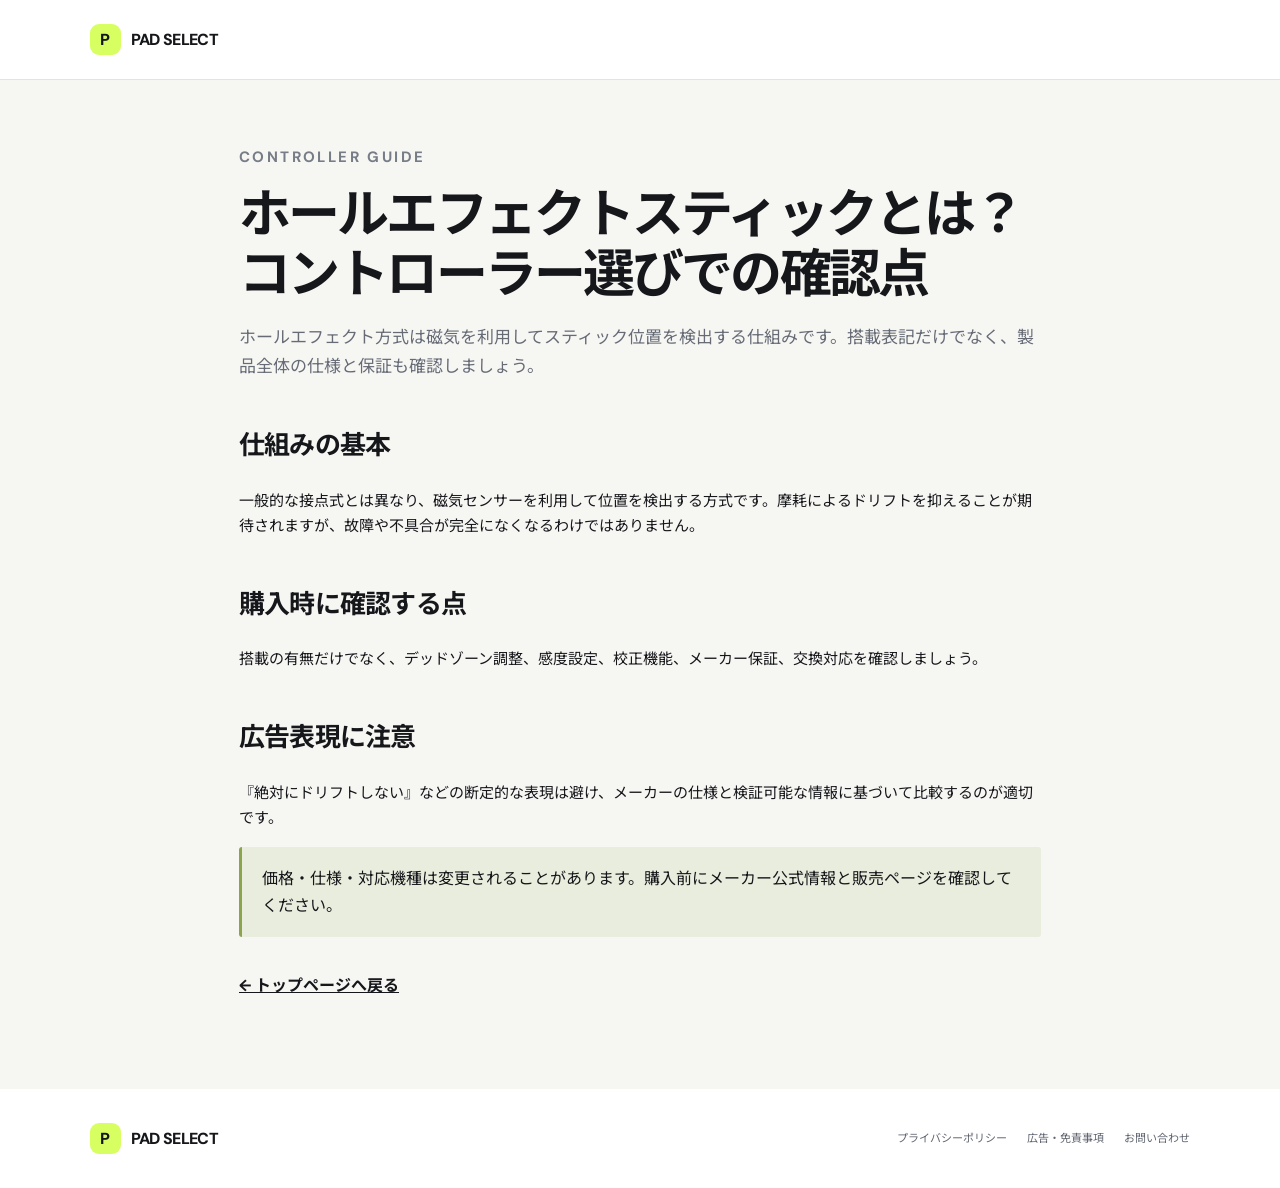
<file: hall-effect.html>
<!doctype html><html lang="ja"><head><meta charset="utf-8"><meta name="viewport" content="width=device-width,initial-scale=1"><meta name="description" content="ホールエフェクト方式は磁気を利用してスティック位置を検出する仕組みです。搭載表記だけでなく、製品全体の仕様と保証も確認しましょう。"><title>ホールエフェクトスティックとは？コントローラー選びでの確認点｜PAD SELECT</title><link rel="stylesheet" href="../style.css"></head><body><div class="simple-header"><a class="brand" href="../index.html"><span class="brand-mark">P</span> PAD SELECT</a></div><main class="article-wrap"><p class="eyebrow">CONTROLLER GUIDE</p><h1>ホールエフェクトスティックとは？コントローラー選びでの確認点</h1><p class="lead">ホールエフェクト方式は磁気を利用してスティック位置を検出する仕組みです。搭載表記だけでなく、製品全体の仕様と保証も確認しましょう。</p><h2>仕組みの基本</h2><p>一般的な接点式とは異なり、磁気センサーを利用して位置を検出する方式です。摩耗によるドリフトを抑えることが期待されますが、故障や不具合が完全になくなるわけではありません。</p><h2>購入時に確認する点</h2><p>搭載の有無だけでなく、デッドゾーン調整、感度設定、校正機能、メーカー保証、交換対応を確認しましょう。</p><h2>広告表現に注意</h2><p>『絶対にドリフトしない』などの断定的な表現は避け、メーカーの仕様と検証可能な情報に基づいて比較するのが適切です。</p><div class="callout">価格・仕様・対応機種は変更されることがあります。購入前にメーカー公式情報と販売ページを確認してください。</div><a class="back" href="../index.html">← トップページへ戻る</a></main><footer class="site-footer"><a class="brand" href="../index.html"><span class="brand-mark">P</span> PAD SELECT</a><div class="footer-links"><a href="../privacy.html">プライバシーポリシー</a><a href="../disclosure.html">広告・免責事項</a><a href="../contact.html">お問い合わせ</a></div></footer></body></html>
</file>
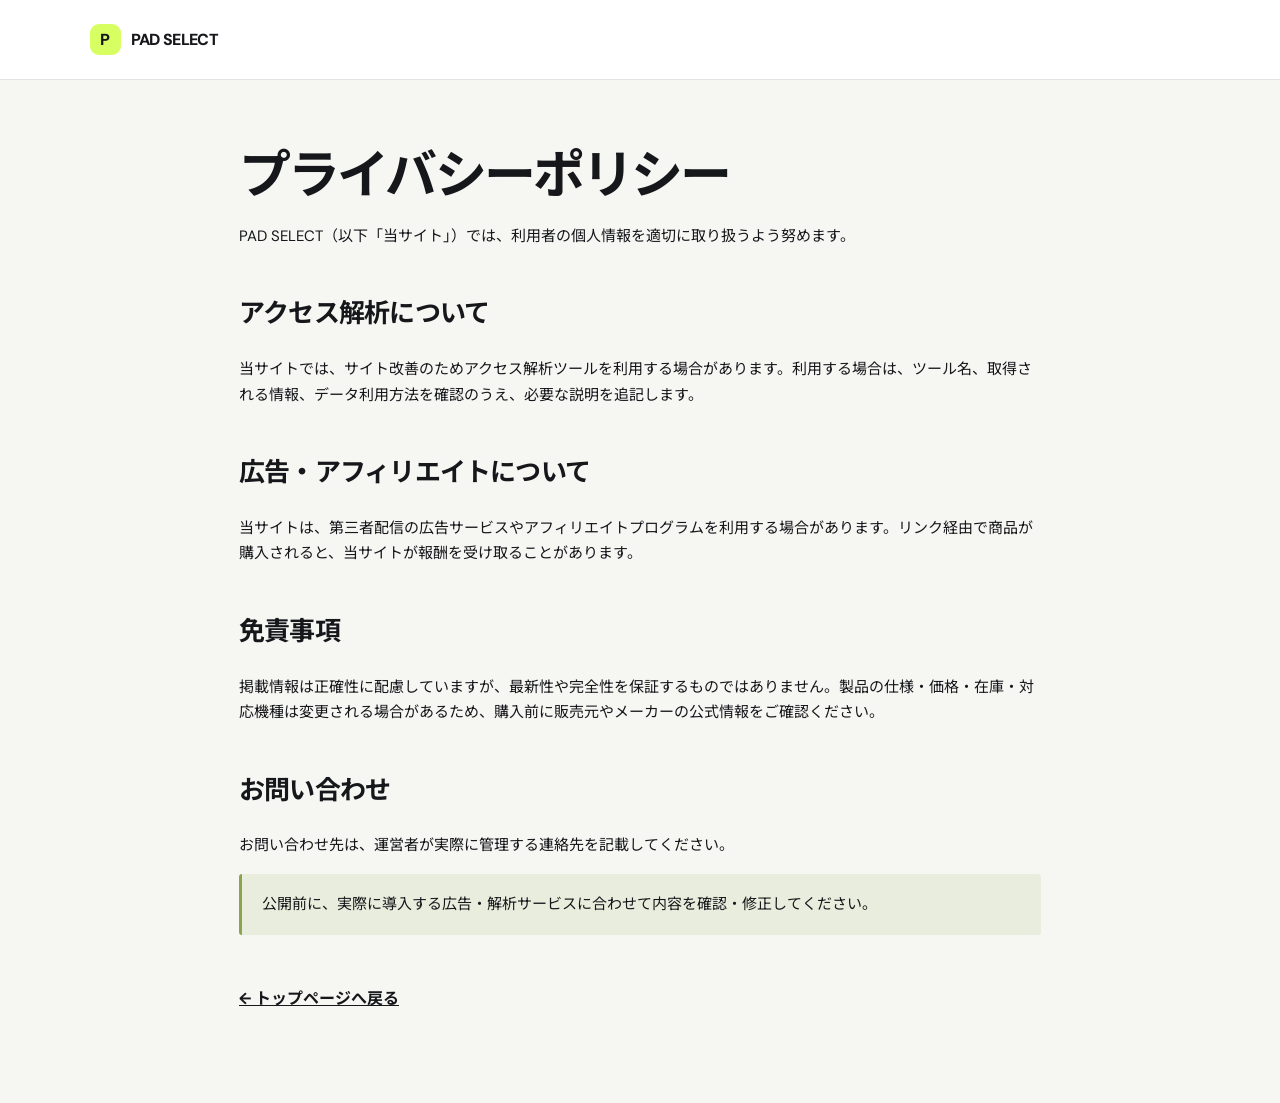
<file: privacy.html>
<!doctype html><html lang="ja"><head><meta charset="utf-8"><meta name="viewport" content="width=device-width,initial-scale=1"><title>プライバシーポリシー｜PAD SELECT</title><link rel="stylesheet" href="style.css"></head><body><div class="simple-header"><a class="brand" href="index.html"><span class="brand-mark">P</span> PAD SELECT</a></div><main class="article-wrap"><h1>プライバシーポリシー</h1><p>PAD SELECT（以下「当サイト」）では、利用者の個人情報を適切に取り扱うよう努めます。</p><h2>アクセス解析について</h2><p>当サイトでは、サイト改善のためアクセス解析ツールを利用する場合があります。利用する場合は、ツール名、取得される情報、データ利用方法を確認のうえ、必要な説明を追記します。</p><h2>広告・アフィリエイトについて</h2><p>当サイトは、第三者配信の広告サービスやアフィリエイトプログラムを利用する場合があります。リンク経由で商品が購入されると、当サイトが報酬を受け取ることがあります。</p><h2>免責事項</h2><p>掲載情報は正確性に配慮していますが、最新性や完全性を保証するものではありません。製品の仕様・価格・在庫・対応機種は変更される場合があるため、購入前に販売元やメーカーの公式情報をご確認ください。</p><h2>お問い合わせ</h2><p>お問い合わせ先は、運営者が実際に管理する連絡先を記載してください。</p><p class="callout">公開前に、実際に導入する広告・解析サービスに合わせて内容を確認・修正してください。</p><a class="back" href="index.html">← トップページへ戻る</a></main></body></html>
</file>
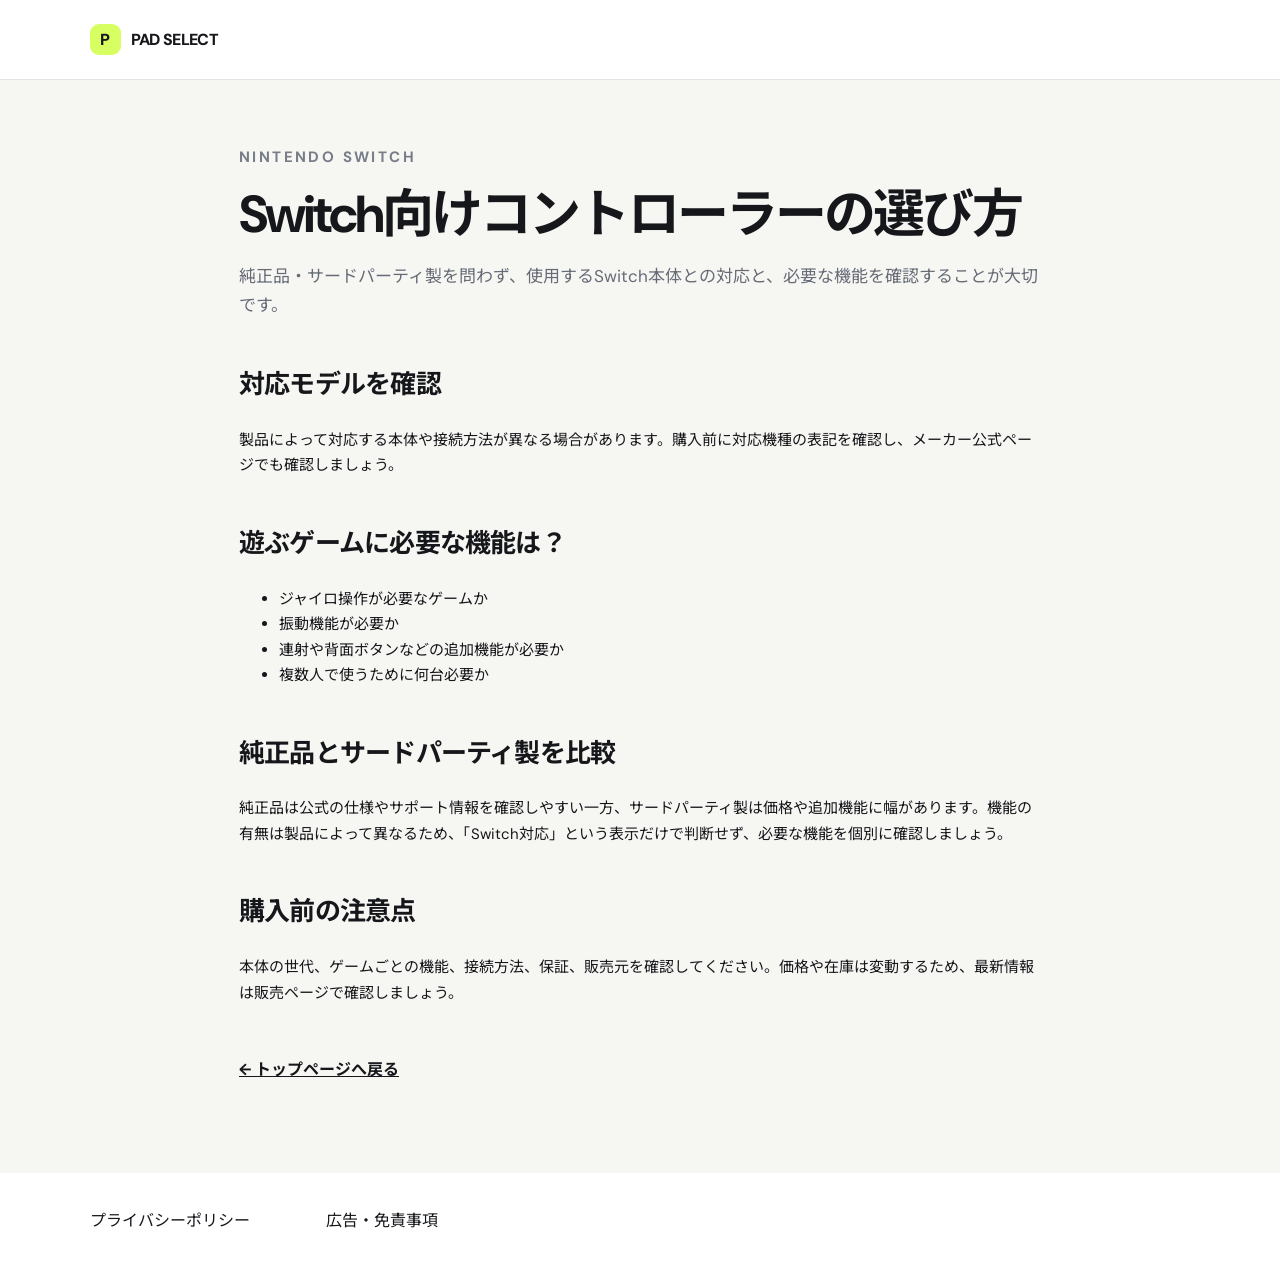
<file: switch-controller.html>
<!doctype html><html lang="ja"><head><meta charset="utf-8"><meta name="viewport" content="width=device-width,initial-scale=1"><meta name="description" content="Nintendo Switch向けコントローラーを選ぶ際の対応機種、機能、接続方法の確認ポイント。"><title>Switch向けコントローラーの選び方｜PAD SELECT</title><link rel="stylesheet" href="../style.css"></head><body><div class="simple-header"><a class="brand" href="../index.html"><span class="brand-mark">P</span> PAD SELECT</a></div><main class="article-wrap"><p class="eyebrow">NINTENDO SWITCH</p><h1>Switch向けコントローラーの選び方</h1><p class="lead">純正品・サードパーティ製を問わず、使用するSwitch本体との対応と、必要な機能を確認することが大切です。</p><h2>対応モデルを確認</h2><p>製品によって対応する本体や接続方法が異なる場合があります。購入前に対応機種の表記を確認し、メーカー公式ページでも確認しましょう。</p><h2>遊ぶゲームに必要な機能は？</h2><ul><li>ジャイロ操作が必要なゲームか</li><li>振動機能が必要か</li><li>連射や背面ボタンなどの追加機能が必要か</li><li>複数人で使うために何台必要か</li></ul><h2>純正品とサードパーティ製を比較</h2><p>純正品は公式の仕様やサポート情報を確認しやすい一方、サードパーティ製は価格や追加機能に幅があります。機能の有無は製品によって異なるため、「Switch対応」という表示だけで判断せず、必要な機能を個別に確認しましょう。</p><h2>購入前の注意点</h2><p>本体の世代、ゲームごとの機能、接続方法、保証、販売元を確認してください。価格や在庫は変動するため、最新情報は販売ページで確認しましょう。</p><a class="back" href="../index.html">← トップページへ戻る</a></main><footer class="site-footer"><a href="../privacy.html">プライバシーポリシー</a>　<a href="../disclosure.html">広告・免責事項</a></footer></body></html>
</file>
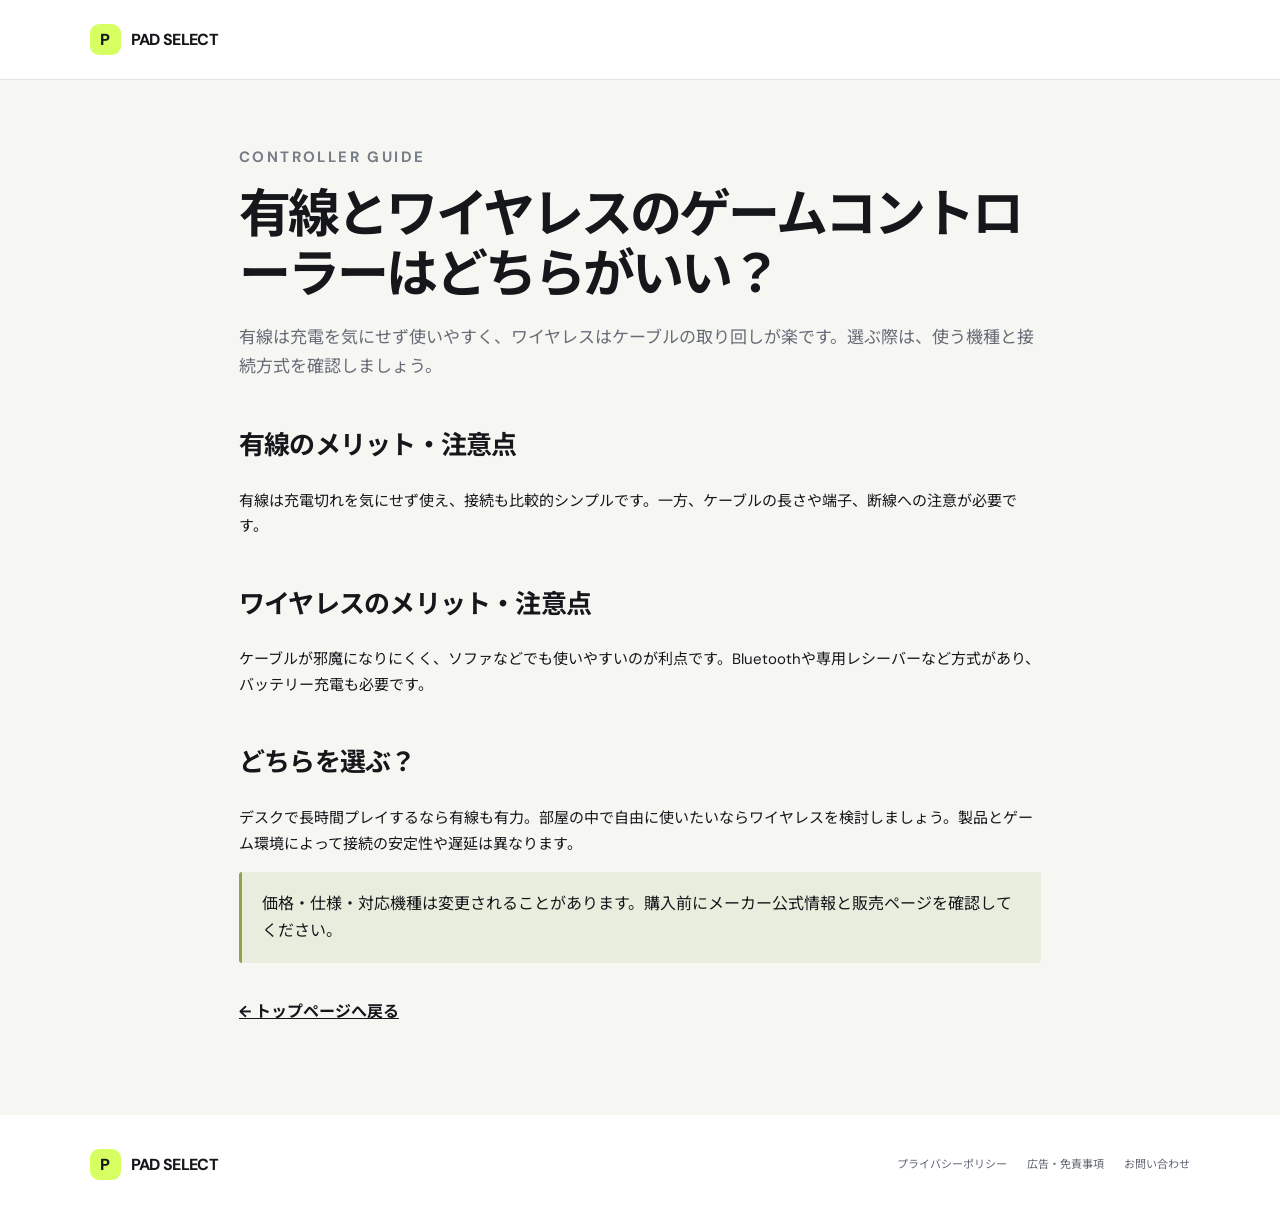
<file: wired-vs-wireless.html>
<!doctype html><html lang="ja"><head><meta charset="utf-8"><meta name="viewport" content="width=device-width,initial-scale=1"><meta name="description" content="有線は充電を気にせず使いやすく、ワイヤレスはケーブルの取り回しが楽です。選ぶ際は、使う機種と接続方式を確認しましょう。"><title>有線とワイヤレスのゲームコントローラーはどちらがいい？｜PAD SELECT</title><link rel="stylesheet" href="../style.css"></head><body><div class="simple-header"><a class="brand" href="../index.html"><span class="brand-mark">P</span> PAD SELECT</a></div><main class="article-wrap"><p class="eyebrow">CONTROLLER GUIDE</p><h1>有線とワイヤレスのゲームコントローラーはどちらがいい？</h1><p class="lead">有線は充電を気にせず使いやすく、ワイヤレスはケーブルの取り回しが楽です。選ぶ際は、使う機種と接続方式を確認しましょう。</p><h2>有線のメリット・注意点</h2><p>有線は充電切れを気にせず使え、接続も比較的シンプルです。一方、ケーブルの長さや端子、断線への注意が必要です。</p><h2>ワイヤレスのメリット・注意点</h2><p>ケーブルが邪魔になりにくく、ソファなどでも使いやすいのが利点です。Bluetoothや専用レシーバーなど方式があり、バッテリー充電も必要です。</p><h2>どちらを選ぶ？</h2><p>デスクで長時間プレイするなら有線も有力。部屋の中で自由に使いたいならワイヤレスを検討しましょう。製品とゲーム環境によって接続の安定性や遅延は異なります。</p><div class="callout">価格・仕様・対応機種は変更されることがあります。購入前にメーカー公式情報と販売ページを確認してください。</div><a class="back" href="../index.html">← トップページへ戻る</a></main><footer class="site-footer"><a class="brand" href="../index.html"><span class="brand-mark">P</span> PAD SELECT</a><div class="footer-links"><a href="../privacy.html">プライバシーポリシー</a><a href="../disclosure.html">広告・免責事項</a><a href="../contact.html">お問い合わせ</a></div></footer></body></html>
</file>
<file: style.css>
@import url('https://fonts.googleapis.com/css2?family=DM+Sans:wght@400;500;600;700&family=Noto+Sans+JP:wght@400;500;600;700;800&display=swap');
:root{--ink:#16171b;--muted:#666b76;--paper:#f6f6f3;--line:#e3e4df;--lime:#d7ff62;--purple:#8d7bff}
*{box-sizing:border-box}html{scroll-behavior:smooth}body{margin:0;background:var(--paper);color:var(--ink);font-family:"DM Sans","Noto Sans JP",sans-serif;line-height:1.7}a{color:inherit;text-decoration:none}.site-header{height:78px;padding:0 7vw;display:flex;align-items:center;justify-content:space-between;background:#fff;border-bottom:1px solid var(--line)}.brand{font-weight:800;letter-spacing:-.04em;display:flex;align-items:center;gap:10px}.brand-mark{display:inline-grid;place-items:center;background:var(--lime);width:31px;height:31px;border-radius:9px;font-weight:800}.site-header nav{display:flex;gap:28px;font-size:13px;font-weight:600}.site-header nav a:hover,.footer-links a:hover{opacity:.6}.hero{background:#17181d;color:white;min-height:560px;padding:75px 9vw 65px;display:grid;grid-template-columns:1.05fr .95fr;align-items:center;gap:30px;overflow:hidden}.eyebrow{font-size:11px;letter-spacing:.16em;font-weight:700;margin:0 0 13px;color:#777d87}.hero .eyebrow{color:var(--lime)}h1,h2,h3,p{margin-top:0}h1{font-size:clamp(42px,5.4vw,70px);line-height:1.17;letter-spacing:-.055em;margin:0 0 22px}h1 span{color:var(--lime)}.hero-lead{max-width:490px;color:#c7c9cf;font-size:15px;margin-bottom:28px}.button{display:inline-flex;align-items:center;justify-content:center;gap:16px;border-radius:5px;padding:12px 17px;font-size:13px;font-weight:700;transition:transform .2s,opacity .2s}.button:hover{transform:translateY(-2px);opacity:.9}.button-light{background:var(--lime);color:#17181d}.button-dark{background:#17181d;color:white}.notice{font-size:10px;color:#a3a6ad;margin-top:17px}.hero-art{height:360px;position:relative;display:grid;place-items:center}.orbit{position:absolute;border:1px solid #454751;border-radius:50%;width:340px;height:340px}.orbit-two{width:260px;height:260px;border-style:dashed}.controller{position:relative;width:310px;height:170px;background:linear-gradient(145deg,#f8f8f4,#c9cbd1);border-radius:58px 58px 48px 48px;transform:rotate(-12deg);box-shadow:0 30px 65px #0008,inset 0 -12px 18px #a0a2aa;z-index:1}.grip{position:absolute;background:linear-gradient(90deg,#d5d6db,#f4f4f1);width:83px;height:130px;top:65px;border-radius:25px 25px 45px 45px;z-index:-1}.grip-left{left:5px;transform:rotate(18deg)}.grip-right{right:5px;transform:rotate(-18deg)}.pad-cross{position:absolute;left:43px;top:55px;width:46px;height:46px}.pad-cross:before,.pad-cross:after{content:"";position:absolute;background:#333640;border-radius:4px}.pad-cross:before{width:15px;height:46px;left:15px}.pad-cross:after{width:46px;height:15px;top:15px}.stick{position:absolute;width:33px;height:33px;border-radius:50%;background:radial-gradient(circle at 35% 30%,#666a75,#17191f 65%);box-shadow:0 3px 5px #777;top:77px}.stick-left{left:108px}.stick-right{right:82px}.face-buttons{position:absolute;right:28px;top:44px;width:48px;height:48px}.face-buttons i{position:absolute;display:grid;place-items:center;width:18px;height:18px;background:#353944;color:white;border-radius:50%;font-size:9px;font-style:normal}.face-buttons i:nth-child(1){top:14px;right:0}.face-buttons i:nth-child(2){top:28px;left:15px}.face-buttons i:nth-child(3){top:0;left:15px}.face-buttons i:nth-child(4){top:14px;left:0}.center-button{position:absolute;top:42px;left:146px;width:20px;height:20px;border-radius:50%;background:#a6a8ae}.art-label{position:absolute;bottom:7px;right:5%;font-size:11px;letter-spacing:.15em;color:#8f929b;line-height:1.5}.section{padding:88px 9vw}.section-heading{display:flex;justify-content:space-between;align-items:end;gap:35px;margin-bottom:32px}.section-heading h2{font-size:clamp(27px,3.2vw,39px);letter-spacing:-.045em;line-height:1.3;margin:0}.section-heading>p{max-width:390px;color:var(--muted);font-size:13px;margin-bottom:4px}.three-grid{display:grid;grid-template-columns:repeat(3,1fr);gap:16px}.info-card{background:white;border:1px solid var(--line);padding:26px;border-radius:8px;min-height:205px}.number{font-size:11px;font-weight:800;color:#858a94;letter-spacing:.12em}.info-card h3{margin:19px 0 8px;font-size:19px}.info-card p,.category-card p,.product-copy p{font-size:13px;color:var(--muted);margin:0}.category-section{background:#eeefea}.category-grid{display:grid;grid-template-columns:repeat(2,1fr);gap:16px}.category-card{padding:29px 30px;min-height:205px;border-radius:8px;display:flex;flex-direction:column;align-items:flex-start;transition:transform .2s}.category-card:hover{transform:translateY(-3px)}.category-card span{font-size:10px;letter-spacing:.13em;font-weight:700;opacity:.7}.category-card h3{font-size:29px;margin:20px 0 4px;letter-spacing:-.04em}.category-card p{color:inherit;opacity:.78}.category-card b{font-size:12px;margin-top:auto;padding-top:20px}.category-dark{background:#1c1d23;color:#fff}.category-purple{background:#dcd7ff}.category-orange{background:#ffd6bd}.category-green{background:#d9e9bf}.product-list{display:flex;flex-direction:column;gap:13px}.product-card{background:white;border:1px solid var(--line);border-radius:8px;padding:23px;display:grid;grid-template-columns:72px 1fr 190px;gap:22px;align-items:center}.product-symbol{height:66px;width:66px;border-radius:13px;display:grid;place-items:center;font-size:27px;font-weight:800}.symbol-blue{background:#e1ebff;color:#2856bd}.symbol-red{background:#ffe2e2;color:#bf3434}.symbol-violet{background:#e8e1ff;color:#684ad5}.product-tag{font-size:10px;color:#777d87;font-weight:700;letter-spacing:.06em}.product-copy h3{font-size:17px;margin:4px 0 6px}.specs{display:flex;flex-wrap:wrap;gap:7px;margin-top:12px}.specs span{background:#f0f1ed;padding:4px 8px;border-radius:3px;font-size:10px;color:#555b65}.product-action{display:flex;flex-direction:column;align-items:stretch;gap:9px}.price{font-size:10px;color:#737883;text-align:center}.product-action .button{font-size:11px;padding:10px 12px}.text-link{text-align:center;font-size:11px;font-weight:700;text-decoration:underline;text-underline-offset:3px}.small-note{font-size:11px;color:#747984;margin-top:16px}.cta{padding:70px 9vw;background:#d7ff62;text-align:center}.cta .eyebrow{color:#535d2b}.cta h2{font-size:clamp(30px,4vw,46px);line-height:1.3;letter-spacing:-.045em}.cta p:not(.eyebrow){font-size:13px;color:#434a2d}.cta .button{background:#17181d;color:white;margin-top:10px}.site-footer{padding:34px 7vw;background:white;display:flex;align-items:center;gap:30px;flex-wrap:wrap}.footer-links{display:flex;gap:20px;margin-left:auto;font-size:11px;color:#606570}.site-footer>p{width:100%;font-size:10px;color:#8b9098;margin:0}.article-wrap{max-width:850px;margin:0 auto;padding:65px 24px 90px}.article-wrap h1{font-size:clamp(34px,5vw,52px);color:var(--ink);margin-bottom:18px}.article-wrap .lead{font-size:17px;color:var(--muted);margin-bottom:38px}.article-wrap h2{margin-top:42px;font-size:26px;letter-spacing:-.03em}.article-wrap h3{margin-top:25px;font-size:18px}.article-wrap p,.article-wrap li{font-size:15px}.article-wrap .callout{padding:18px 20px;background:#e9eddd;border-left:3px solid #8ca54c;border-radius:3px}.article-wrap .back{display:inline-block;margin-top:35px;font-weight:700;text-decoration:underline}.simple-header{padding:24px 7vw;background:white;border-bottom:1px solid var(--line)}@media(max-width:760px){.site-header{height:auto;padding:18px 6vw;align-items:flex-start;gap:18px;flex-direction:column}.site-header nav{gap:15px;flex-wrap:wrap;font-size:12px}.hero{padding:55px 7vw 45px;grid-template-columns:1fr;min-height:unset}.hero-art{height:300px}.controller{transform:scale(.84) rotate(-12deg)}.orbit{width:270px;height:270px}.orbit-two{width:210px;height:210px}.section{padding:60px 7vw}.section-heading{display:block}.section-heading>p{margin-top:15px}.three-grid{grid-template-columns:1fr}.info-card{min-height:unset}.category-grid{grid-template-columns:1fr}.product-card{grid-template-columns:54px 1fr;gap:14px;padding:17px}.product-symbol{width:52px;height:52px}.product-action{grid-column:1/-1}.product-action .button{width:100%}.footer-links{margin-left:0;flex-wrap:wrap}.site-footer{gap:18px}.cta{padding:58px 7vw}}

/* PlayStation controller hero artwork */
.hero-art-playstation{min-width:0;}
.playstation-controllers{position:relative;z-index:1;display:block;width:min(82%,480px);height:auto;object-fit:contain;filter:drop-shadow(0 22px 30px #0005);}
.hero-art-playstation .orbit{width:340px;height:340px;}
.hero-art-playstation .orbit-two{width:260px;height:260px;}
.hero-art-playstation .art-label{right:0;bottom:0;font-size:10px;letter-spacing:.12em;}
@media(max-width:760px){.playstation-controllers{width:min(88%,420px);}.hero-art-playstation{height:270px;}.hero-art-playstation .orbit{width:260px;height:260px;}.hero-art-playstation .orbit-two{width:205px;height:205px;}.hero-art-playstation .art-label{right:0;bottom:-3px;font-size:8px;}}
</file>
